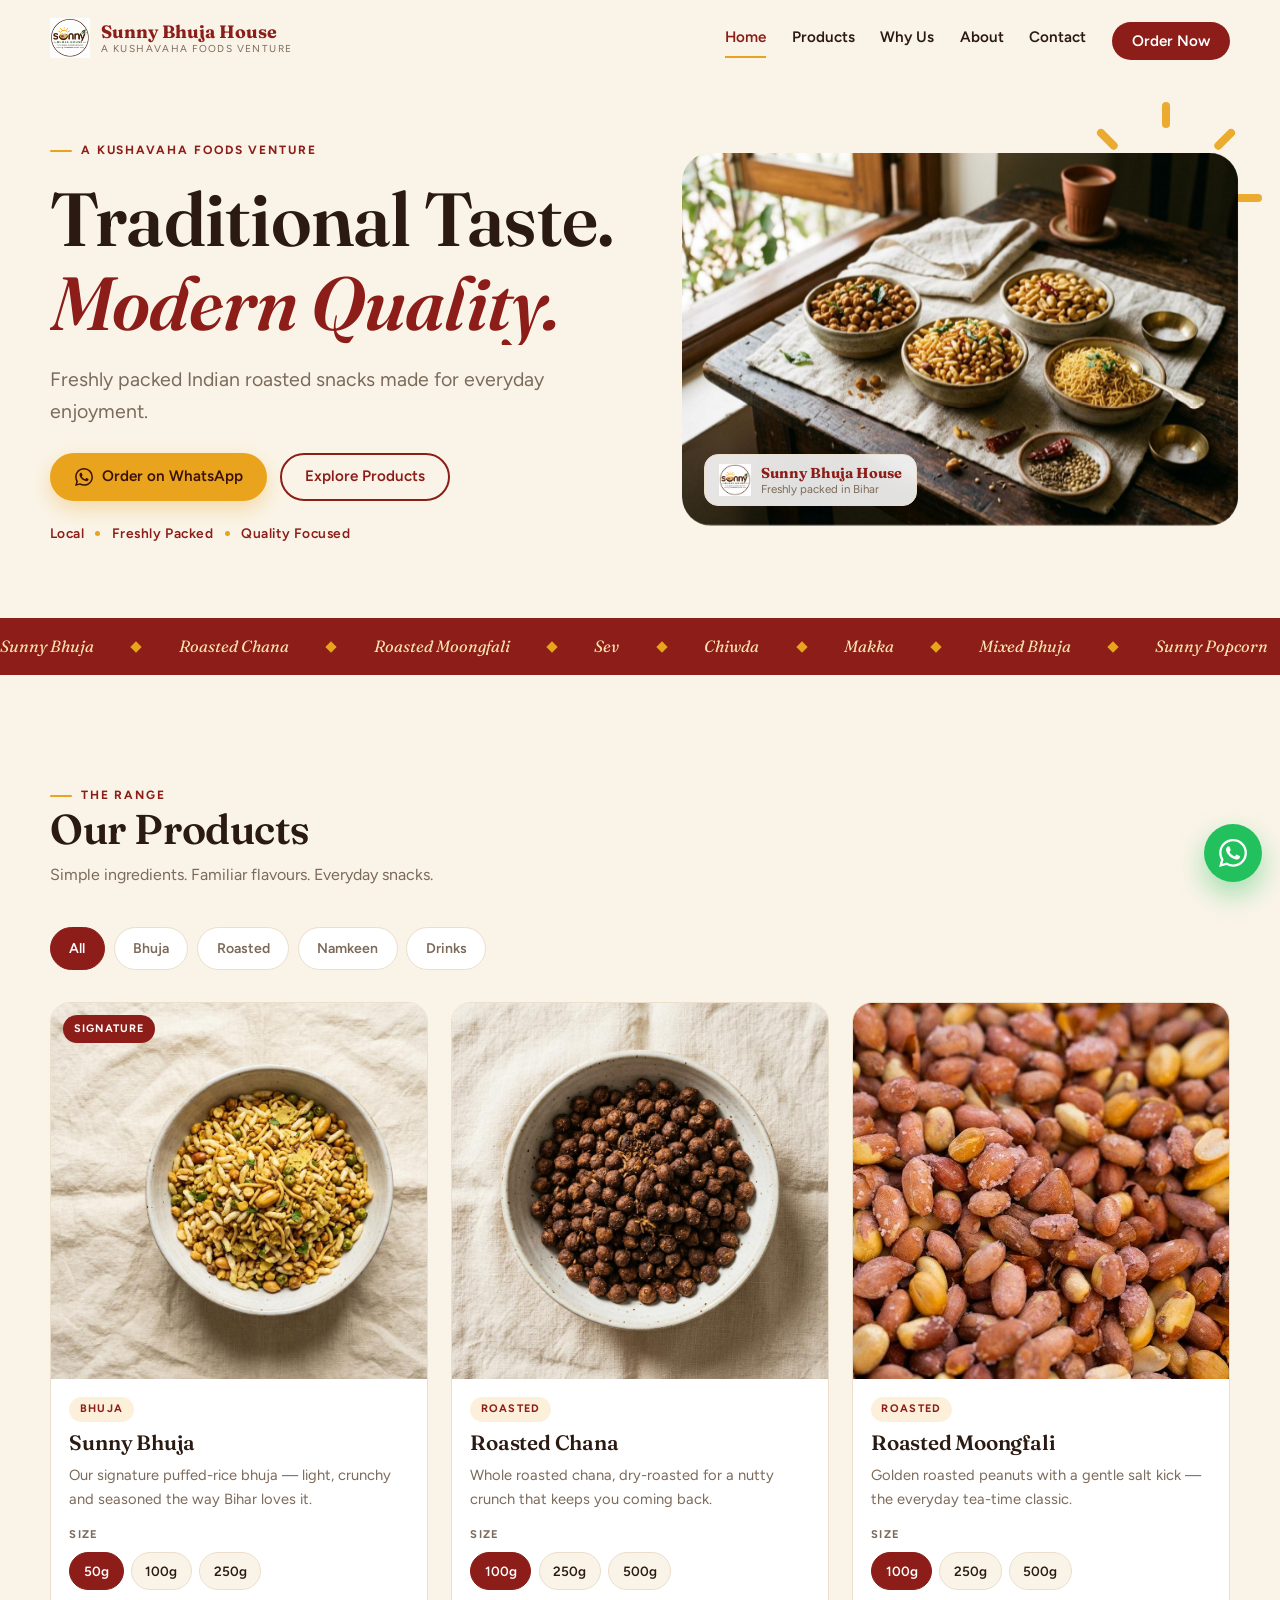
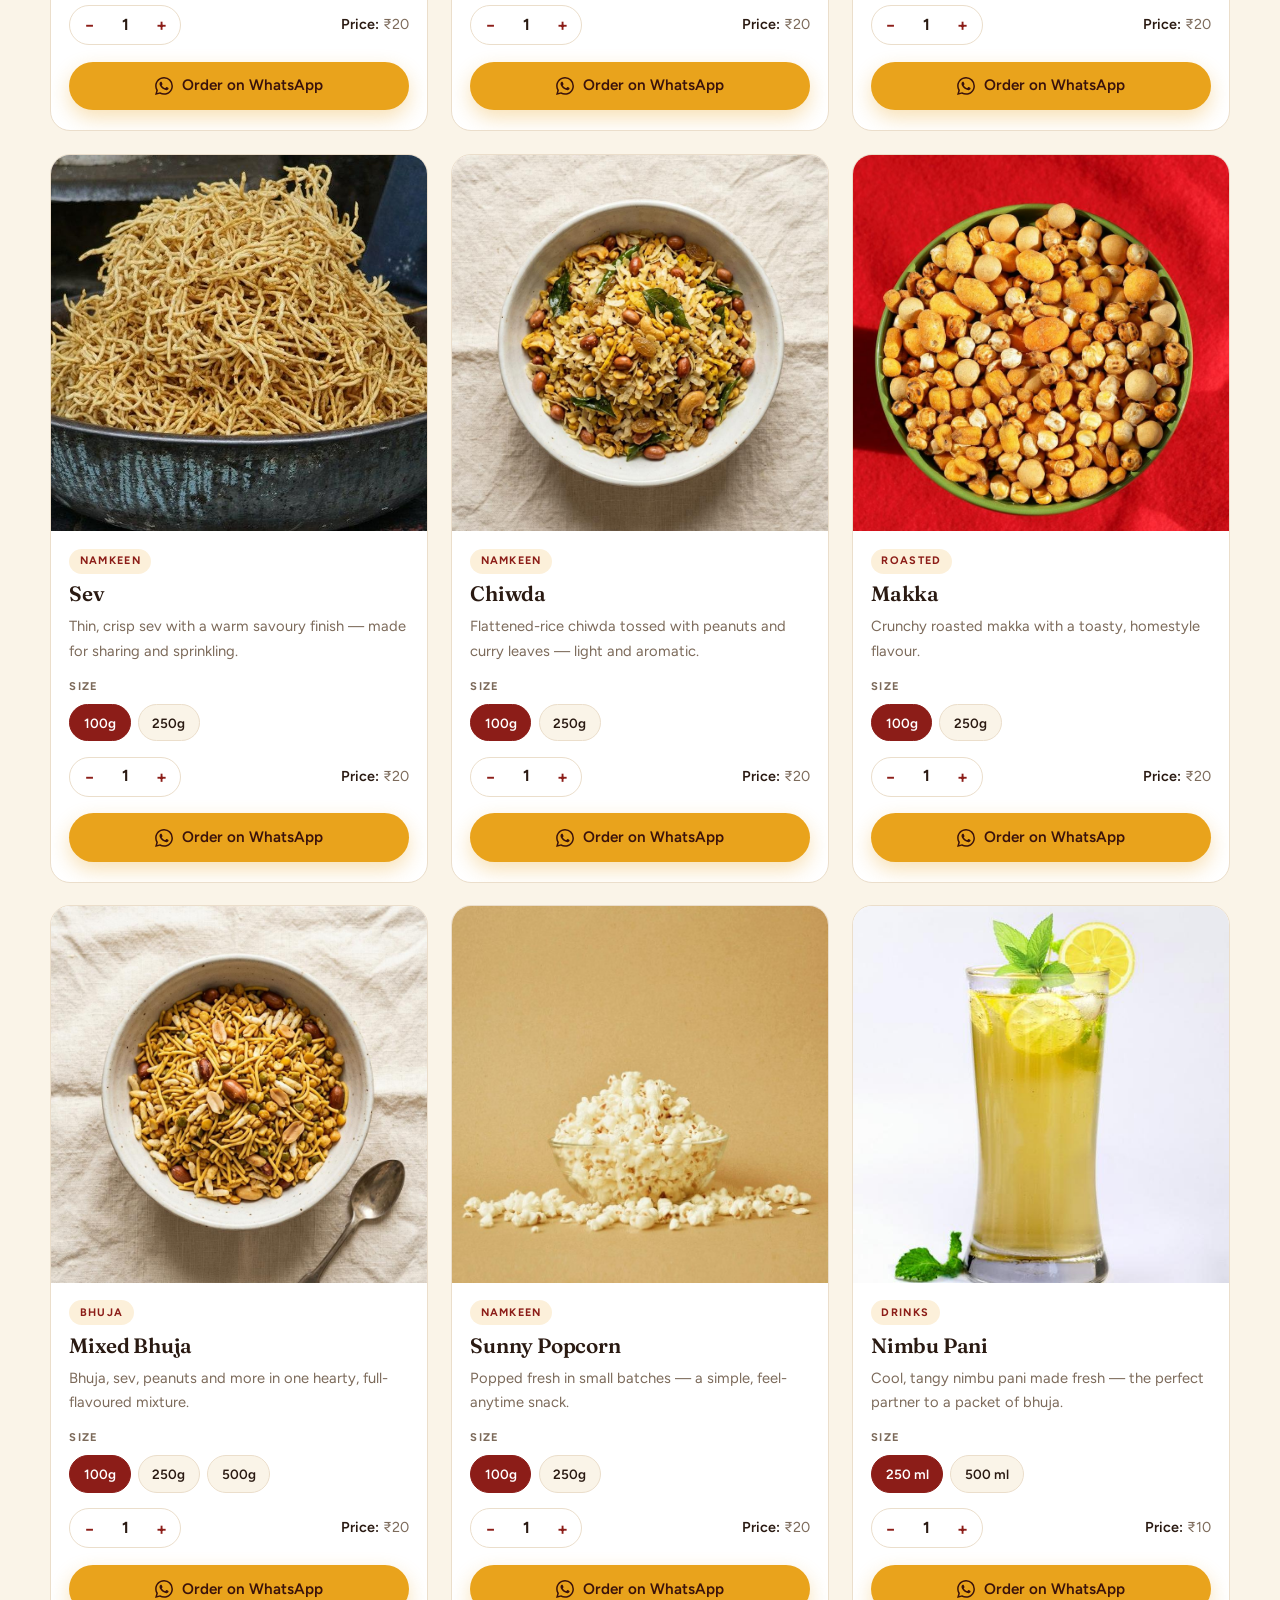
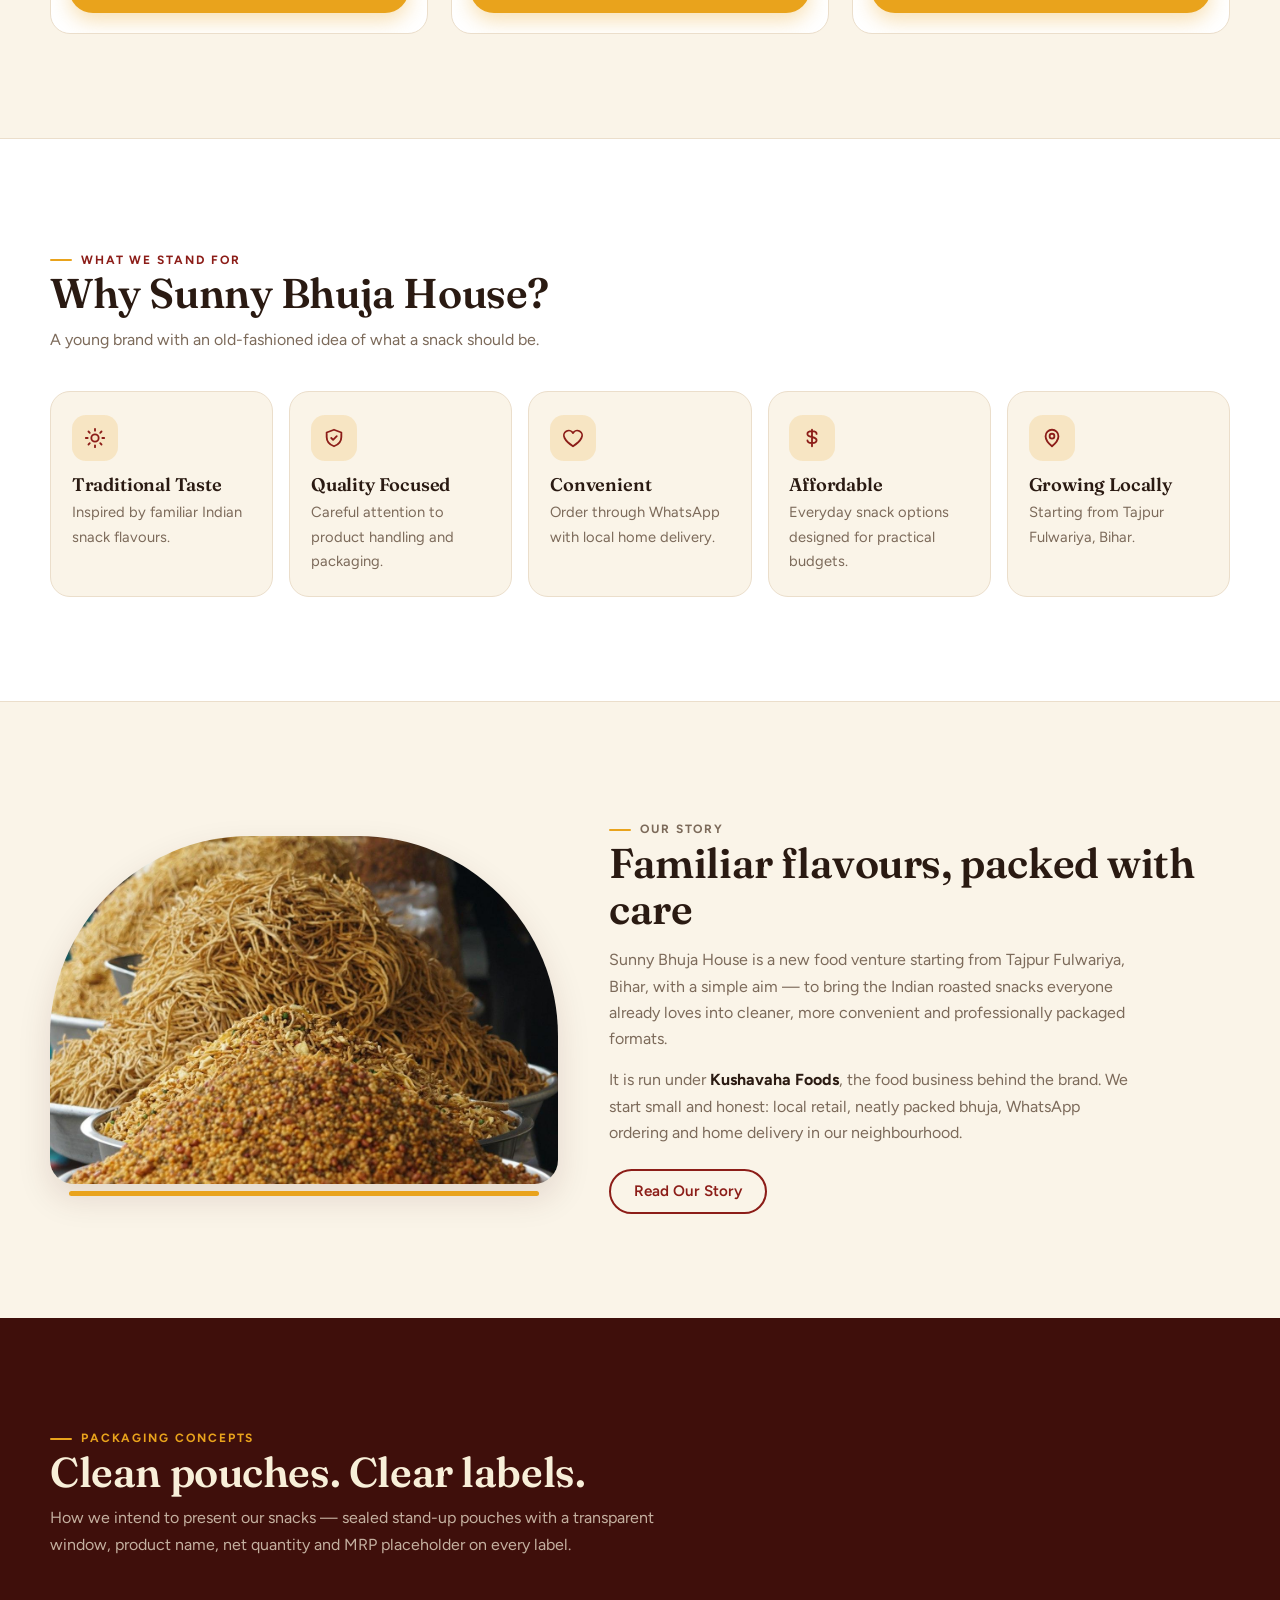
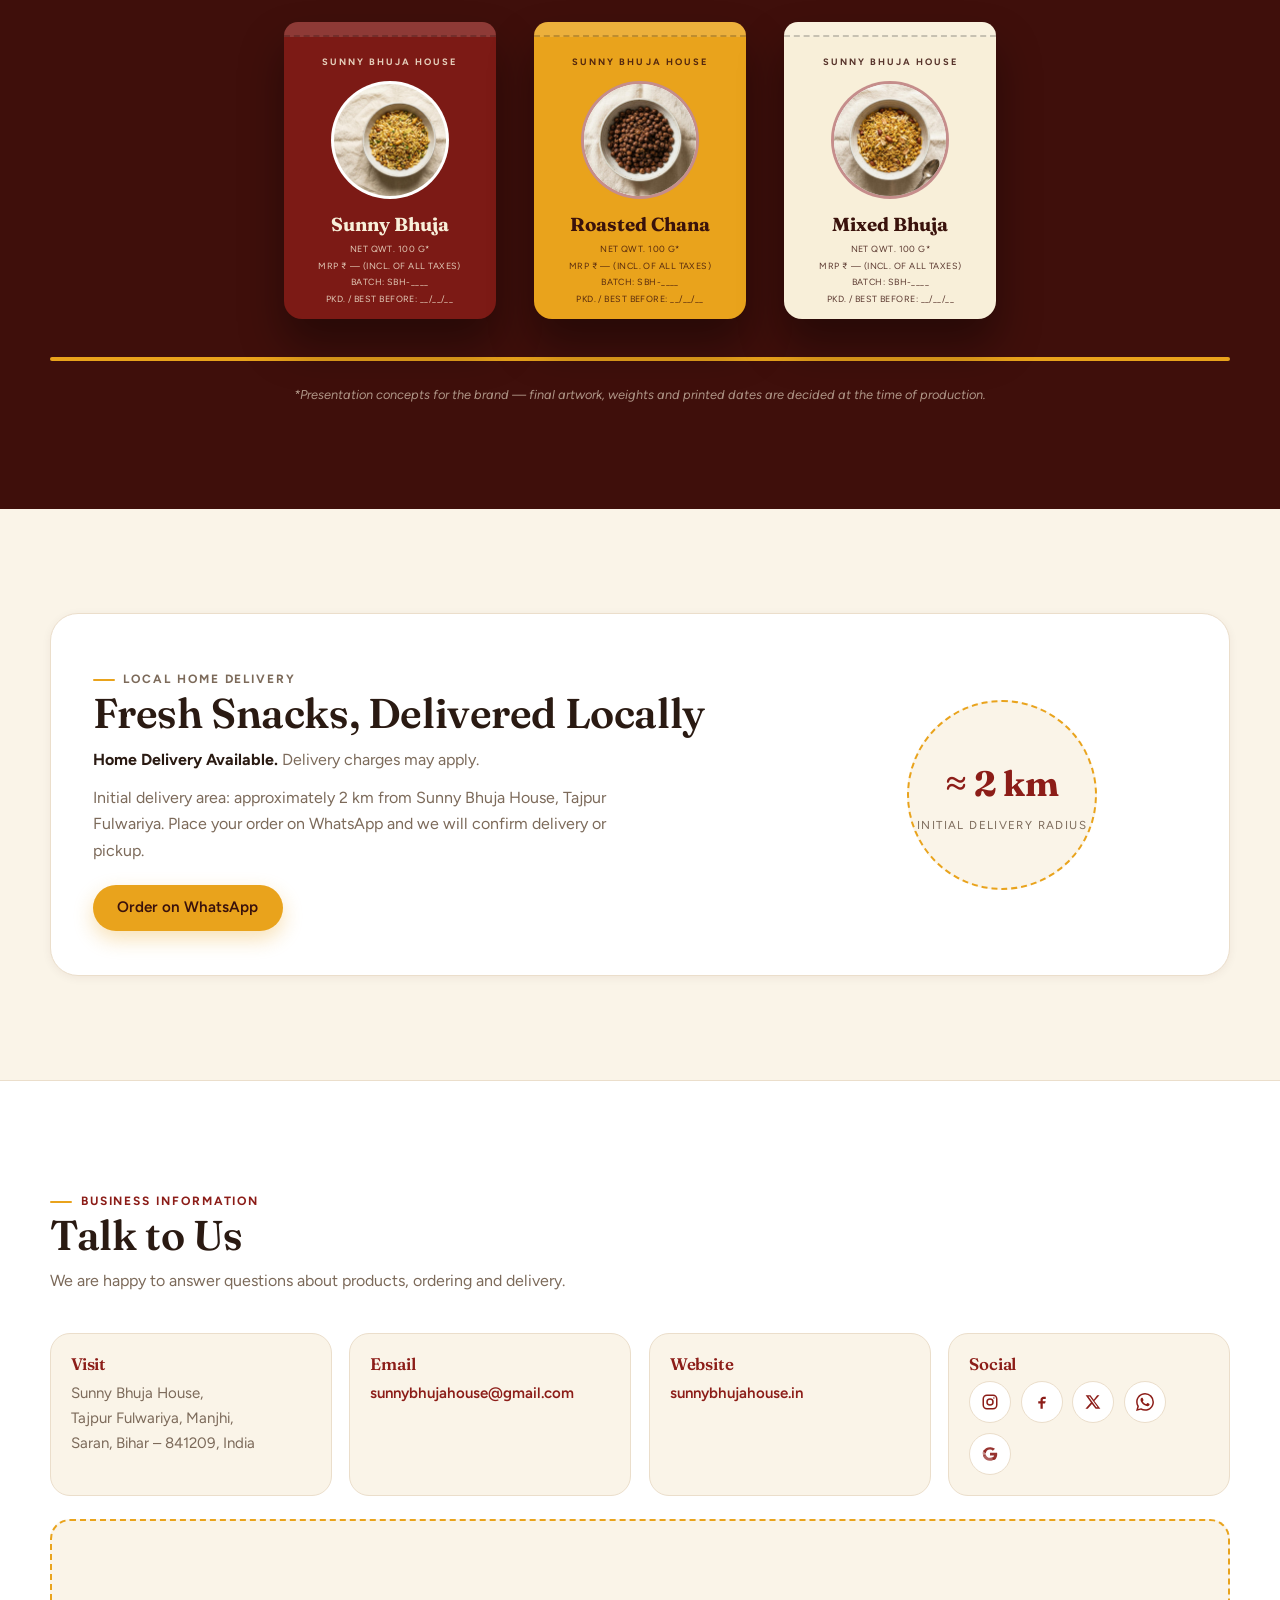
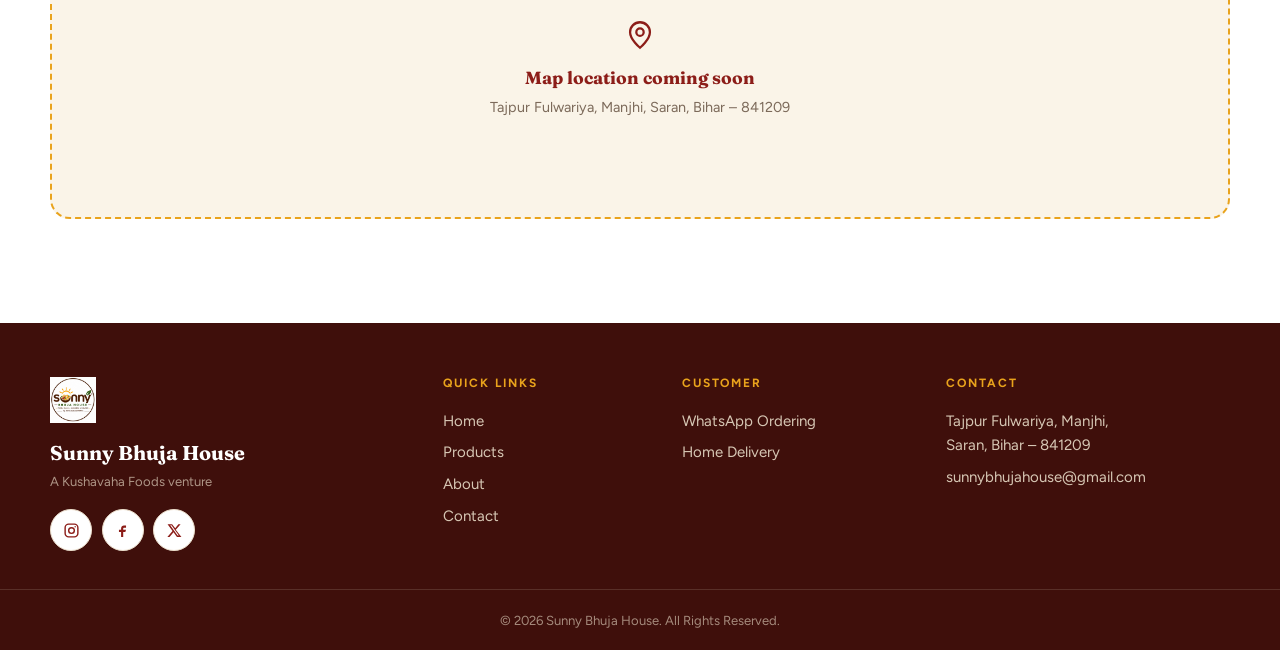
<file: index.html>
<!DOCTYPE html>
<html lang="en">
<head>
  <meta charset="UTF-8">
  <meta name="viewport" content="width=device-width, initial-scale=1.0">
  <title>Sunny Bhuja House | Traditional Indian Snacks &amp; Bhuja</title>
  <meta name="description" content="Sunny Bhuja House is a local Indian snack brand from Tajpur Fulwariya, Saran, Bihar, offering roasted bhuja, chana, moongfali, sev, chiwda and other everyday snacks.">
  <meta name="keywords" content="bhuja, Indian snacks, roasted chana, moongfali, roasted peanuts, sev, chiwda, makka, Bihar snacks, Sunny Bhuja House, Kushavaha Foods, Manjhi, Saran">
  <meta name="author" content="Sunny Bhuja House">
  <meta name="google-site-verification" content="wX3q28lPkthA_VJvH8FBUBf75oGbVXOthGJEbQUjcrw" />
  <link rel="canonical" href="https://sunnybhujahouse.in/">

  <!-- Open Graph -->
  <meta property="og:type" content="website">
  <meta property="og:site_name" content="Sunny Bhuja House">
  <meta property="og:title" content="Sunny Bhuja House | Traditional Indian Snacks &amp; Bhuja">
  <meta property="og:description" content="Freshly packed Indian roasted snacks — bhuja, roasted chana, moongfali, sev, chiwda and more. From Tajpur Fulwariya, Saran, Bihar.">
  <meta property="og:url" content="https://sunnybhujahouse.in/">
  <meta property="og:image" content="https://sunnybhujahouse.in/assets/images/hero-spread.jpg">
  <meta property="og:locale" content="en_IN">

  <!-- Twitter / X Card -->
  <meta name="twitter:card" content="summary_large_image">
  <meta name="twitter:title" content="Sunny Bhuja House | Traditional Indian Snacks &amp; Bhuja">
  <meta name="twitter:description" content="Freshly packed Indian roasted snacks from Tajpur Fulwariya, Saran, Bihar.">
  <meta name="twitter:image" content="https://sunnybhujahouse.in/assets/images/hero-spread.jpg">

  <link rel="icon" href="favicon.ico" sizes="any">
  <link rel="icon" type="image/svg+xml" href="assets/logo/mark.svg">

  <!-- Fonts -->
  <link rel="preconnect" href="https://fonts.googleapis.com">
  <link rel="preconnect" href="https://fonts.gstatic.com" crossorigin>
  <link href="https://fonts.googleapis.com/css2?family=Fraunces:ital,opsz,wght@0,9..144,500;0,9..144,600;0,9..144,700;1,9..144,500&family=Figtree:wght@400;500;600;700&display=swap" rel="stylesheet">

  <link rel="stylesheet" href="css/style.css">
  <script>document.documentElement.classList.add('js');</script>

  <!-- Local business structured data (only verified information) -->
  <script type="application/ld+json">
  {
    "@context": "https://schema.org",
    "@type": "LocalBusiness",
    "name": "Sunny Bhuja House",
    "description": "Local Indian snack brand offering roasted bhuja, chana, moongfali, sev, chiwda and other everyday snacks, freshly packed in Tajpur Fulwariya, Bihar.",
    "url": "https://sunnybhujahouse.in",
    "email": "sunnybhujahouse@gmail.com",
    "founder": { "@type": "Person", "name": "Suraj Kumar Kushavaha" },
    "parentOrganization": { "@type": "Organization", "name": "Kushavaha Foods" },
    "address": {
      "@type": "PostalAddress",
      "streetAddress": "Tajpur Fulwariya",
      "addressLocality": "Manjhi",
      "addressRegion": "Bihar",
      "postalCode": "841209",
      "addressCountry": "IN"
    }
  }
  </script>
</head>
<body>
  <a class="skip-link" href="#main">Skip to main content</a>

  <header class="site-header" id="site-header">
    <div class="container header-inner">
      <a href="index.html" class="brand" data-testid="brand-logo" aria-label="Sunny Bhuja House — home">
        <img src="assets/logo/mark.svg" alt="" width="40" height="40" class="brand-mark">
        <span class="brand-text">
          <span class="brand-name">Sunny Bhuja House</span>
          <span class="brand-sub">A Kushavaha Foods Venture</span>
        </span>
      </a>

      <nav class="site-nav" id="site-nav" aria-label="Main navigation">
        <a href="index.html" aria-current="page" data-testid="nav-home">Home</a>
        <a href="#products" data-testid="nav-products">Products</a>
        <a href="#why-us" data-testid="nav-why-us">Why Us</a>
        <a href="about.html" data-testid="nav-about">About</a>
        <a href="contact.html" data-testid="nav-contact">Contact</a>
        <a href="#" class="btn btn-maroon btn-sm js-wa" data-testid="nav-order-now" target="_blank" rel="noopener">Order Now</a>
      </nav>

      <button class="nav-toggle" id="nav-toggle" data-testid="nav-toggle" aria-expanded="false" aria-controls="site-nav" aria-label="Open menu">
        <span></span><span></span><span></span>
      </button>
    </div>
  </header>

  <main id="main">

    <!-- ============ HERO ============ -->
    <section class="hero" id="home" aria-labelledby="hero-title">
      <div class="container hero-inner">
        <div class="hero-copy">
          <p class="eyebrow hero-anim" style="--d:.05s">A Kushavaha Foods Venture</p>
          <h1 class="hero-title" id="hero-title">
            <span class="line"><span class="line-inner">Traditional Taste.</span></span>
            <span class="line"><span class="line-inner gold">Modern Quality.</span></span>
          </h1>
          <p class="hero-sub hero-anim" style="--d:.55s">Freshly packed Indian roasted snacks made for everyday enjoyment.</p>
          <div class="hero-cta hero-anim" style="--d:.7s">
            <a href="#" class="btn btn-gold js-wa" data-testid="hero-order-whatsapp" target="_blank" rel="noopener">
              <svg viewBox="0 0 24 24" width="18" height="18" aria-hidden="true"><path fill="currentColor" d="M17.472 14.382c-.297-.149-1.758-.867-2.03-.967-.273-.099-.471-.148-.67.15-.197.297-.767.966-.94 1.164-.173.199-.347.223-.644.075-.297-.15-1.255-.463-2.39-1.475-.883-.788-1.48-1.761-1.653-2.059-.173-.297-.018-.458.13-.606.134-.133.298-.347.446-.52.149-.174.198-.298.298-.497.099-.198.05-.371-.025-.52-.075-.149-.669-1.612-.916-2.207-.242-.579-.487-.5-.669-.51-.173-.008-.371-.01-.57-.01-.198 0-.52.074-.792.372-.272.297-1.04 1.016-1.04 2.479 0 1.462 1.065 2.875 1.213 3.074.149.198 2.096 3.2 5.077 4.487.709.306 1.262.489 1.694.625.712.227 1.36.195 1.871.118.571-.085 1.758-.719 2.006-1.413.248-.694.248-1.289.173-1.413-.074-.124-.272-.198-.57-.347m-5.421 7.403h-.004a9.87 9.87 0 0 1-5.031-1.378l-.361-.214-3.741.982.998-3.648-.235-.374a9.86 9.86 0 0 1-1.51-5.26c.001-5.45 4.436-9.884 9.888-9.884 2.64 0 5.122 1.03 6.988 2.898a9.825 9.825 0 0 1 2.893 6.994c-.003 5.45-4.437 9.884-9.885 9.884m8.413-18.297A11.815 11.815 0 0 0 12.05 0C5.495 0 .16 5.335.157 11.892c0 2.096.547 4.142 1.588 5.945L.057 24l6.305-1.654a11.882 11.882 0 0 0 5.683 1.448h.005c6.554 0 11.89-5.335 11.893-11.893a11.821 11.821 0 0 0-3.48-8.413z"/></svg>
              Order on WhatsApp
            </a>
            <a href="#products" class="btn btn-outline" data-testid="hero-explore-products">Explore Products</a>
          </div>
          <p class="hero-trust hero-anim" style="--d:.85s">
            <span>Local</span><i class="dot" aria-hidden="true"></i>
            <span>Freshly Packed</span><i class="dot" aria-hidden="true"></i>
            <span>Quality Focused</span>
          </p>
        </div>

        <div class="hero-media hero-anim" style="--d:.3s">
          <div class="hero-sun" aria-hidden="true">
            <svg viewBox="0 0 200 200" width="200" height="200"><g fill="#E9A31C"><rect x="96" y="4" width="8" height="26" rx="4"/><rect x="96" y="4" width="8" height="26" rx="4" transform="rotate(45 100 100)"/><rect x="96" y="4" width="8" height="26" rx="4" transform="rotate(90 100 100)"/><rect x="96" y="4" width="8" height="26" rx="4" transform="rotate(135 100 100)"/><rect x="96" y="4" width="8" height="26" rx="4" transform="rotate(180 100 100)"/><rect x="96" y="4" width="8" height="26" rx="4" transform="rotate(225 100 100)"/><rect x="96" y="4" width="8" height="26" rx="4" transform="rotate(270 100 100)"/><rect x="96" y="4" width="8" height="26" rx="4" transform="rotate(315 100 100)"/></g></svg>
          </div>
          <img src="assets/images/hero-spread.jpg" id="hero-img" alt="Assortment of Indian roasted snacks — roasted chana, peanuts, bhuja mixture and sev — served in ceramic bowls" width="1264" height="848" fetchpriority="high">
          <div class="hero-badge">
            <img src="assets/logo/mark.svg" alt="" width="34" height="34">
            <span><strong>Sunny Bhuja House</strong><em>Freshly packed in Bihar</em></span>
          </div>
        </div>
      </div>
    </section>

    <!-- ============ EDITORIAL MARQUEE ============ -->
    <div class="marquee" aria-hidden="true" data-testid="marquee">
      <div class="marquee-track">
        <div class="marquee-group">
          <span>Sunny Bhuja</span><i></i><span>Roasted Chana</span><i></i><span>Roasted Moongfali</span><i></i><span>Sev</span><i></i><span>Chiwda</span><i></i><span>Makka</span><i></i><span>Mixed Bhuja</span><i></i><span>Sunny Popcorn</span><i></i><span>Nimbu Pani</span><i></i>
        </div>
        <div class="marquee-group">
          <span>Sunny Bhuja</span><i></i><span>Roasted Chana</span><i></i><span>Roasted Moongfali</span><i></i><span>Sev</span><i></i><span>Chiwda</span><i></i><span>Makka</span><i></i><span>Mixed Bhuja</span><i></i><span>Sunny Popcorn</span><i></i><span>Nimbu Pani</span><i></i>
        </div>
      </div>
    </div>

    <!-- ============ PRODUCTS ============ -->
    <section class="section" id="products" aria-labelledby="products-title">
      <div class="container">
        <div class="section-head reveal">
          <p class="eyebrow">The Range</p>
          <h2 id="products-title">Our Products</h2>
          <p class="section-sub">Simple ingredients. Familiar flavours. Everyday snacks.</p>
        </div>

        <div class="filters" id="filters" role="group" aria-label="Filter products by category"></div>
        <div class="product-grid" id="product-grid" data-testid="product-grid" aria-live="polite"></div>

        <!-- <p class="products-note reveal">Prices are being finalised — tap any <strong>Order on WhatsApp</strong> button and we will share the latest rate list.</p> -->
      </div>
    </section>

    <!-- ============ WHY SUNNY BHUJA HOUSE ============ -->
    <section class="section section-why" id="why-us" aria-labelledby="why-title">
      <div class="container">
        <div class="section-head reveal">
          <p class="eyebrow">What We Stand For</p>
          <h2 id="why-title">Why Sunny Bhuja House?</h2>
          <p class="section-sub">A young brand with an old-fashioned idea of what a snack should be.</p>
        </div>

        <div class="why-grid">
          <article class="why-card reveal">
            <span class="why-icon" aria-hidden="true"><svg viewBox="0 0 24 24" width="22" height="22" fill="none" stroke="currentColor" stroke-width="2" stroke-linecap="round"><circle cx="12" cy="12" r="4"/><path d="M12 2v2M12 20v2M4.9 4.9l1.4 1.4M17.7 17.7l1.4 1.4M2 12h2M20 12h2M4.9 19.1l1.4-1.4M17.7 6.3l1.4-1.4"/></svg></span>
            <h3>Traditional Taste</h3>
            <p>Inspired by familiar Indian snack flavours.</p>
          </article>
          <article class="why-card reveal">
            <span class="why-icon" aria-hidden="true"><svg viewBox="0 0 24 24" width="22" height="22" fill="none" stroke="currentColor" stroke-width="2" stroke-linecap="round" stroke-linejoin="round"><path d="M12 3l8 3v5c0 5-3.5 8.5-8 10-4.5-1.5-8-5-8-10V6z"/><path d="M9 12l2 2 4-4"/></svg></span>
            <h3>Quality Focused</h3>
            <p>Careful attention to product handling and packaging.</p>
          </article>
          <article class="why-card reveal">
            <span class="why-icon" aria-hidden="true"><svg viewBox="0 0 24 24" width="22" height="22" fill="none" stroke="currentColor" stroke-width="2" stroke-linecap="round" stroke-linejoin="round"><path d="M12 21s-7-4.6-9.2-9A5.2 5.2 0 0 1 12 6.6 5.2 5.2 0 0 1 21.2 12c-2.2 4.4-9.2 9-9.2 9z"/></svg></span>
            <h3>Convenient</h3>
            <p>Order through WhatsApp with local home delivery.</p>
          </article>
          <article class="why-card reveal">
            <span class="why-icon" aria-hidden="true"><svg viewBox="0 0 24 24" width="22" height="22" fill="none" stroke="currentColor" stroke-width="2" stroke-linecap="round"><path d="M12 3v18M17 7.5c0-1.9-2.2-3-5-3s-5 1.1-5 3 1.6 2.6 5 3.4 5 1.6 5 3.6-2.2 3-5 3-5-1.1-5-3"/></svg></span>
            <h3>Affordable</h3>
            <p>Everyday snack options designed for practical budgets.</p>
          </article>
          <article class="why-card reveal">
            <span class="why-icon" aria-hidden="true"><svg viewBox="0 0 24 24" width="22" height="22" fill="none" stroke="currentColor" stroke-width="2" stroke-linecap="round" stroke-linejoin="round"><path d="M12 21s7-5.8 7-11a7 7 0 1 0-14 0c0 5.2 7 11 7 11z"/><circle cx="12" cy="10" r="2.6"/></svg></span>
            <h3>Growing Locally</h3>
            <p>Starting from Tajpur Fulwariya, Bihar.</p>
          </article>
        </div>
      </div>
    </section>

    <!-- ============ OUR STORY (preview) ============ -->
    <section class="section story" id="about" aria-labelledby="story-title">
      <div class="container story-inner">
        <div class="story-media reveal">
          <img src="assets/images/story-market.jpg" alt="Bowls of Indian namkeen and snacks" width="1200" height="821" loading="lazy">
        </div>
        <div class="story-copy reveal">
          <p class="eyebrow">Our Story</p>
          <h2 id="story-title">Familiar flavours, packed with care</h2>
          <p>Sunny Bhuja House is a new food venture starting from Tajpur Fulwariya, Bihar, with a simple aim — to bring the Indian roasted snacks everyone already loves into cleaner, more convenient and professionally packaged formats.</p>
          <p>It is run under <strong>Kushavaha Foods</strong>, the food business behind the brand. We start small and honest: local retail, neatly packed bhuja, WhatsApp ordering and home delivery in our neighbourhood.</p>
          <a href="about.html" class="btn btn-outline" data-testid="home-read-story">Read Our Story</a>
        </div>
      </div>
    </section>

    <!-- ============ PACKAGING SHOWCASE ============ -->
    <section class="section packaging" id="packaging" aria-labelledby="packaging-title">
      <div class="container">
        <div class="section-head reveal">
          <p class="eyebrow">Packaging Concepts</p>
          <h2 id="packaging-title">Clean pouches. Clear labels.</h2>
          <p class="section-sub">How we intend to present our snacks — sealed stand-up pouches with a transparent window, product name, net quantity and MRP placeholder on every label.</p>
        </div>

        <div class="pouch-row reveal">
          <div class="pouch pouch--maroon" data-testid="pouch-concept-1">
            <p class="pouch-brand">Sunny Bhuja House</p>
            <span class="pouch-window"><img src="assets/products/sunny-bhuja.jpg" alt="" width="240" height="240" loading="lazy"></span>
            <p class="pouch-name">Sunny Bhuja</p>
            <div class="pouch-meta">
              <span>Net Qwt. 100 g*</span>
              <span>MRP ₹ — (incl. of all taxes)</span>
              <span>Batch: SBH-____</span>
              <span>Pkd. / Best Before: __/__/__</span>
            </div>
          </div>

          <div class="pouch pouch--gold" data-testid="pouch-concept-2">
            <p class="pouch-brand">Sunny Bhuja House</p>
            <span class="pouch-window"><img src="assets/products/roasted-chana.jpg" alt="" width="240" height="240" loading="lazy"></span>
            <p class="pouch-name">Roasted Chana</p>
            <div class="pouch-meta">
              <span>Net Qwt. 100 g*</span>
              <span>MRP ₹ — (incl. of all taxes)</span>
              <span>Batch: SBH-____</span>
              <span>Pkd. / Best Before: __/__/__</span>
            </div>
          </div>

          <div class="pouch pouch--cream" data-testid="pouch-concept-3">
            <p class="pouch-brand">Sunny Bhuja House</p>
            <span class="pouch-window"><img src="assets/products/mixed-bhuja.jpg" alt="" width="240" height="240" loading="lazy"></span>
            <p class="pouch-name">Mixed Bhuja</p>
            <div class="pouch-meta">
              <span>Net Qwt. 100 g*</span>
              <span>MRP ₹ — (incl. of all taxes)</span>
              <span>Batch: SBH-____</span>
              <span>Pkd. / Best Before: __/__/__</span>
            </div>
          </div>
        </div>

        <p class="pouch-note reveal">*Presentation concepts for the brand — final artwork, weights and printed dates are decided at the time of production.</p>
      </div>
    </section>

    <!-- ============ LOCAL HOME DELIVERY ============ -->
    <section class="section" id="delivery" aria-labelledby="delivery-title">
      <div class="container">
        <div class="delivery-card reveal" data-testid="delivery-card">
          <div class="delivery-copy">
            <p class="eyebrow">Local Home Delivery</p>
            <h2 id="delivery-title">Fresh Snacks, Delivered Locally</h2>
            <p class="delivery-line"><strong>Home Delivery Available.</strong> Delivery charges may apply.</p>
            <p>Initial delivery area: approximately 2&nbsp;km from Sunny Bhuja House, Tajpur Fulwariya. Place your order on WhatsApp and we will confirm delivery or pickup.</p>
            <a href="#" class="btn btn-gold js-wa" data-testid="delivery-order-whatsapp" target="_blank" rel="noopener">Order on WhatsApp</a>
          </div>
          <div class="delivery-badge" aria-hidden="true">
            <span class="delivery-radius">&asymp; 2 km</span>
            <span class="delivery-label">initial delivery radius</span>
          </div>
        </div>
      </div>
    </section>

    <!-- ============ BUSINESS INFO / CONTACT ============ -->
    <section class="section section-contact" id="contact" aria-labelledby="contact-title">
      <div class="container">
        <div class="section-head reveal">
          <p class="eyebrow">Business Information</p>
          <h2 id="contact-title">Talk to Us</h2>
          <p class="section-sub">We are happy to answer questions about products, ordering and delivery.</p>
        </div>

        <div class="info-grid reveal">
          <div class="info-card">
            <h3>Visit</h3>
            <p>Sunny Bhuja House,<br>Tajpur Fulwariya, Manjhi,<br>Saran, Bihar – 841209, India</p>
          </div>
          <div class="info-card">
            <h3>Email</h3>
            <p><a href="mailto:sunnybhujahouse@gmail.com" data-config-href="mailto" data-testid="contact-email-link">sunnybhujahouse@gmail.com</a></p>
          </div>
          <div class="info-card">
            <h3>Website</h3>
            <p><a href="https://sunnybhujahouse.in" data-testid="contact-website-link">sunnybhujahouse.in</a></p>
          </div>
          <div class="info-card">
            <h3>Social</h3>
            <div class="social-row">
              <a href="#" class="social-btn" data-social="instagram" aria-label="Sunny Bhuja House on Instagram" target="_blank" rel="noopener" data-testid="social-instagram"><svg viewBox="0 0 24 24" width="18" height="18" fill="none" stroke="currentColor" stroke-width="2"><rect x="3" y="3" width="18" height="18" rx="5"/><circle cx="12" cy="12" r="4"/><circle cx="17.2" cy="6.8" r="1" fill="currentColor" stroke="none"/></svg></a>
              <a href="#" class="social-btn" data-social="facebook" aria-label="Sunny Bhuja House on Facebook" target="_blank" rel="noopener" data-testid="social-facebook"><svg viewBox="0 0 24 24" width="18" height="18" fill="currentColor"><path d="M14 8h3V5h-3c-2.2 0-4 1.8-4 4v2H7v3h3v7h3v-7h3l1-3h-4V9c0-.6.4-1 1-1z"/></svg></a>
              <a href="#" class="social-btn" data-social="x" aria-label="Sunny Bhuja House on X" target="_blank" rel="noopener" data-testid="social-x"><svg viewBox="0 0 24 24" width="18" height="18" fill="currentColor"><path d="M17.5 3h3.1l-6.8 7.8L21.8 21h-6.3l-4.9-6.4L5 21H1.9l7.3-8.3L2.2 3h6.4l4.4 5.9zm-1.1 16h1.7L7.7 4.7H5.9z"/></svg></a>
              <a href="#" class="social-btn" data-social="whatsapp" aria-label="Sunny Bhuja House on WhatsApp" target="_blank" rel="noopener" data-testid="social-whatsapp"><svg viewBox="0 0 24 24" width="18" height="18" fill="currentColor"><path d="M17.472 14.382c-.297-.149-1.758-.867-2.03-.967-.273-.099-.471-.148-.67.15-.197.297-.767.966-.94 1.164-.173.199-.347.223-.644.075-.297-.15-1.255-.463-2.39-1.475-.883-.788-1.48-1.761-1.653-2.059-.173-.297-.018-.458.13-.606.134-.133.298-.347.446-.52.149-.174.198-.298.298-.497.099-.198.05-.371-.025-.52-.075-.149-.669-1.612-.916-2.207-.242-.579-.487-.5-.669-.51-.173-.008-.371-.01-.57-.01-.198 0-.52.074-.792.372-.272.297-1.04 1.016-1.04 2.479 0 1.462 1.065 2.875 1.213 3.074.149.198 2.096 3.2 5.077 4.487.709.306 1.262.489 1.694.625.712.227 1.36.195 1.871.118.571-.085 1.758-.719 2.006-1.413.248-.694.248-1.289.173-1.413-.074-.124-.272-.198-.57-.347m-5.421 7.403h-.004a9.87 9.87 0 0 1-5.031-1.378l-.361-.214-3.741.982.998-3.648-.235-.374a9.86 9.86 0 0 1-1.51-5.26c.001-5.45 4.436-9.884 9.888-9.884 2.64 0 5.122 1.03 6.988 2.898a9.825 9.825 0 0 1 2.893 6.994c-.003 5.45-4.437 9.884-9.885 9.884m8.413-18.297A11.815 11.815 0 0 0 12.05 0C5.495 0 .16 5.335.157 11.892c0 2.096.547 4.142 1.588 5.945L.057 24l6.305-1.654a11.882 11.882 0 0 0 5.683 1.448h.005c6.554 0 11.89-5.335 11.893-11.893a11.821 11.821 0 0 0-3.48-8.413z"/></svg></a>
              <a href="#" class="social-btn" data-social="google" aria-label="Sunny Bhuja House Google Business Profile" target="_blank" rel="noopener" data-testid="social-google"><svg viewBox="0 0 24 24" width="18" height="18" fill="currentColor"><path d="M21.6 12.2c0-.7-.06-1.4-.19-2H12v3.8h5.4a4.6 4.6 0 0 1-2 3v2.5h3.2c1.9-1.7 3-4.3 3-7.3z" opacity=".9"/><path d="M12 21c2.7 0 5-.9 6.6-2.4l-3.2-2.5c-.9.6-2 1-3.4 1a5.9 5.9 0 0 1-5.6-4.1H3.1v2.6A10 10 0 0 0 12 21z" opacity=".7"/><path d="M6.4 12.9a6 6 0 0 1 0-3.8V6.5H3.1a10 10 0 0 0 0 9z" opacity=".5"/><path d="M12 6a5.4 5.4 0 0 1 3.8 1.5L18.7 5A9.6 9.6 0 0 0 12 3a10 10 0 0 0-8.9 5.5l3.3 2.6A5.9 5.9 0 0 1 12 6z" opacity=".9"/></svg></a>
            </div>
          </div>
        </div>

        <!-- Google Maps embed placeholder — the URL is set once in js/app.js (CONFIG.GOOGLE_MAPS_URL) -->
        <div class="map-embed reveal" id="map-embed" data-testid="map-embed" role="img" aria-label="Google Maps location placeholder — Tajpur Fulwariya, Manjhi, Saran, Bihar 841209">
          <svg viewBox="0 0 24 24" width="34" height="34" fill="none" stroke="currentColor" stroke-width="1.6" aria-hidden="true"><path d="M12 21s7-5.8 7-11a7 7 0 1 0-14 0c0 5.2 7 11 7 11z"/><circle cx="12" cy="10" r="2.6"/></svg>
          <p><strong>Map location coming soon</strong><span>Tajpur Fulwariya, Manjhi, Saran, Bihar – 841209</span></p>
        </div>
      </div>
    </section>
  </main>

  <!-- ============ FOOTER ============ -->
  <footer class="site-footer">
    <div class="container footer-grid">
      <div class="footer-brand">
        <img src="assets/logo/mark.svg" alt="Sunny Bhuja House logo" width="46" height="46">
        <p class="footer-name">Sunny Bhuja House</p>
        <p class="footer-tag">A Kushavaha Foods venture</p>
        <div class="social-row">
          <a href="#" class="social-btn" data-social="instagram" aria-label="Instagram" target="_blank" rel="noopener" data-testid="footer-instagram"><svg viewBox="0 0 24 24" width="17" height="17" fill="none" stroke="currentColor" stroke-width="2"><rect x="3" y="3" width="18" height="18" rx="5"/><circle cx="12" cy="12" r="4"/><circle cx="17.2" cy="6.8" r="1" fill="currentColor" stroke="none"/></svg></a>
          <a href="#" class="social-btn" data-social="facebook" aria-label="Facebook" target="_blank" rel="noopener" data-testid="footer-facebook"><svg viewBox="0 0 24 24" width="17" height="17" fill="currentColor"><path d="M14 8h3V5h-3c-2.2 0-4 1.8-4 4v2H7v3h3v7h3v-7h3l1-3h-4V9c0-.6.4-1 1-1z"/></svg></a>
          <a href="#" class="social-btn" data-social="x" aria-label="X" target="_blank" rel="noopener" data-testid="footer-x"><svg viewBox="0 0 24 24" width="17" height="17" fill="currentColor"><path d="M17.5 3h3.1l-6.8 7.8L21.8 21h-6.3l-4.9-6.4L5 21H1.9l7.3-8.3L2.2 3h6.4l4.4 5.9zm-1.1 16h1.7L7.7 4.7H5.9z"/></svg></a>
        </div>
      </div>

      <nav class="footer-col" aria-label="Quick links">
        <h3>Quick Links</h3>
        <a href="index.html">Home</a>
        <a href="products.html">Products</a>
        <a href="about.html">About</a>
        <a href="contact.html">Contact</a>
      </nav>

      <nav class="footer-col" aria-label="Customer">
        <h3>Customer</h3>
        <a href="#" class="js-wa" target="_blank" rel="noopener" data-testid="footer-whatsapp-ordering">WhatsApp Ordering</a>
        <a href="index.html#delivery">Home Delivery</a>
      </nav>

      <div class="footer-col">
        <h3>Contact</h3>
        <p>Tajpur Fulwariya, Manjhi,<br>Saran, Bihar – 841209</p>
        <a href="mailto:sunnybhujahouse@gmail.com" data-testid="footer-email">sunnybhujahouse@gmail.com</a>
      </div>
    </div>

    <div class="footer-bottom">
      <p>&copy; <span id="footer-year">2026</span> Sunny Bhuja House. All Rights Reserved.</p>
    </div>
  </footer>

  <!-- Floating WhatsApp button -->
  <a href="#" class="wa-float js-wa" data-testid="floating-whatsapp-button" aria-label="Chat with Sunny Bhuja House on WhatsApp" target="_blank" rel="noopener">
    <svg viewBox="0 0 24 24" width="28" height="28" aria-hidden="true"><path fill="currentColor" d="M17.472 14.382c-.297-.149-1.758-.867-2.03-.967-.273-.099-.471-.148-.67.15-.197.297-.767.966-.94 1.164-.173.199-.347.223-.644.075-.297-.15-1.255-.463-2.39-1.475-.883-.788-1.48-1.761-1.653-2.059-.173-.297-.018-.458.13-.606.134-.133.298-.347.446-.52.149-.174.198-.298.298-.497.099-.198.05-.371-.025-.52-.075-.149-.669-1.612-.916-2.207-.242-.579-.487-.5-.669-.51-.173-.008-.371-.01-.57-.01-.198 0-.52.074-.792.372-.272.297-1.04 1.016-1.04 2.479 0 1.462 1.065 2.875 1.213 3.074.149.198 2.096 3.2 5.077 4.487.709.306 1.262.489 1.694.625.712.227 1.36.195 1.871.118.571-.085 1.758-.719 2.006-1.413.248-.694.248-1.289.173-1.413-.074-.124-.272-.198-.57-.347m-5.421 7.403h-.004a9.87 9.87 0 0 1-5.031-1.378l-.361-.214-3.741.982.998-3.648-.235-.374a9.86 9.86 0 0 1-1.51-5.26c.001-5.45 4.436-9.884 9.888-9.884 2.64 0 5.122 1.03 6.988 2.898a9.825 9.825 0 0 1 2.893 6.994c-.003 5.45-4.437 9.884-9.885 9.884m8.413-18.297A11.815 11.815 0 0 0 12.05 0C5.495 0 .16 5.335.157 11.892c0 2.096.547 4.142 1.588 5.945L.057 24l6.305-1.654a11.882 11.882 0 0 0 5.683 1.448h.005c6.554 0 11.89-5.335 11.893-11.893a11.821 11.821 0 0 0-3.48-8.413z"/></svg>
  </a>

  <script src="js/products.js" defer></script>
  <script src="js/app.js" defer></script>
</body>
</html>
</file>
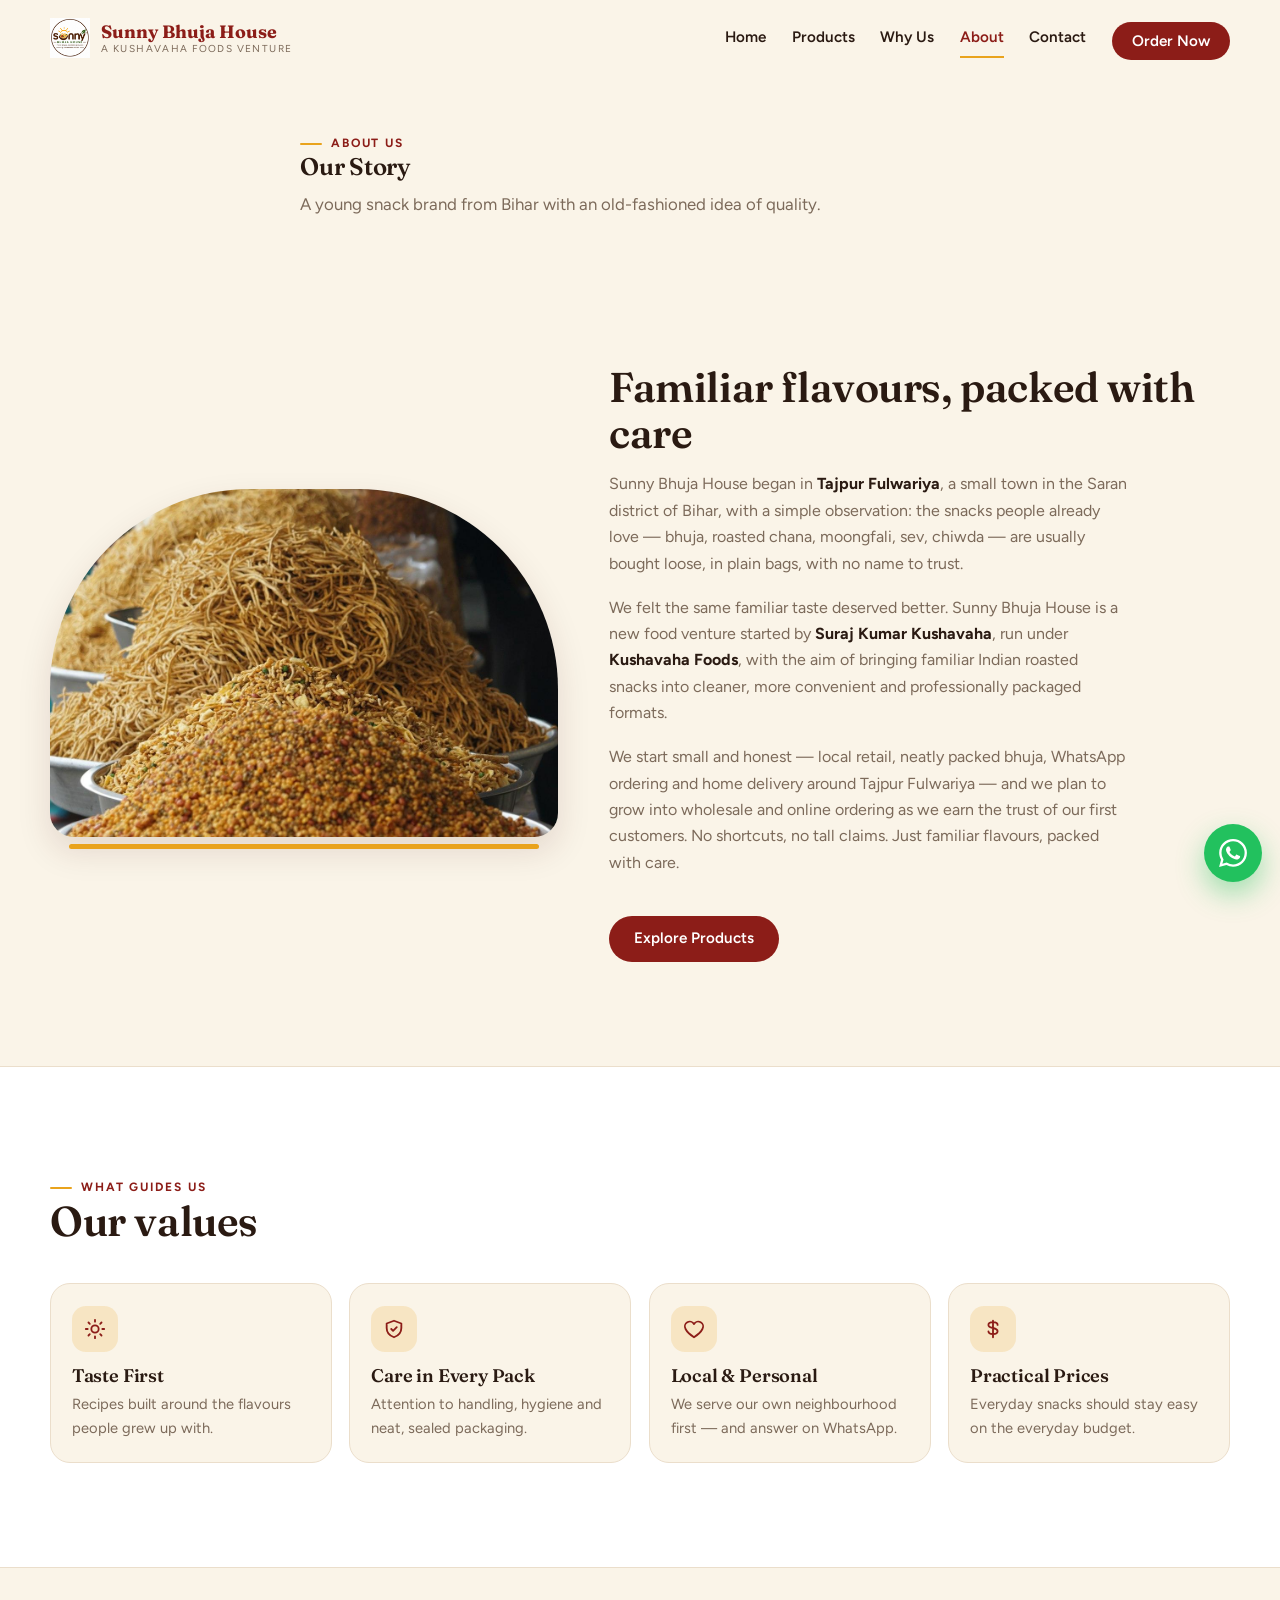
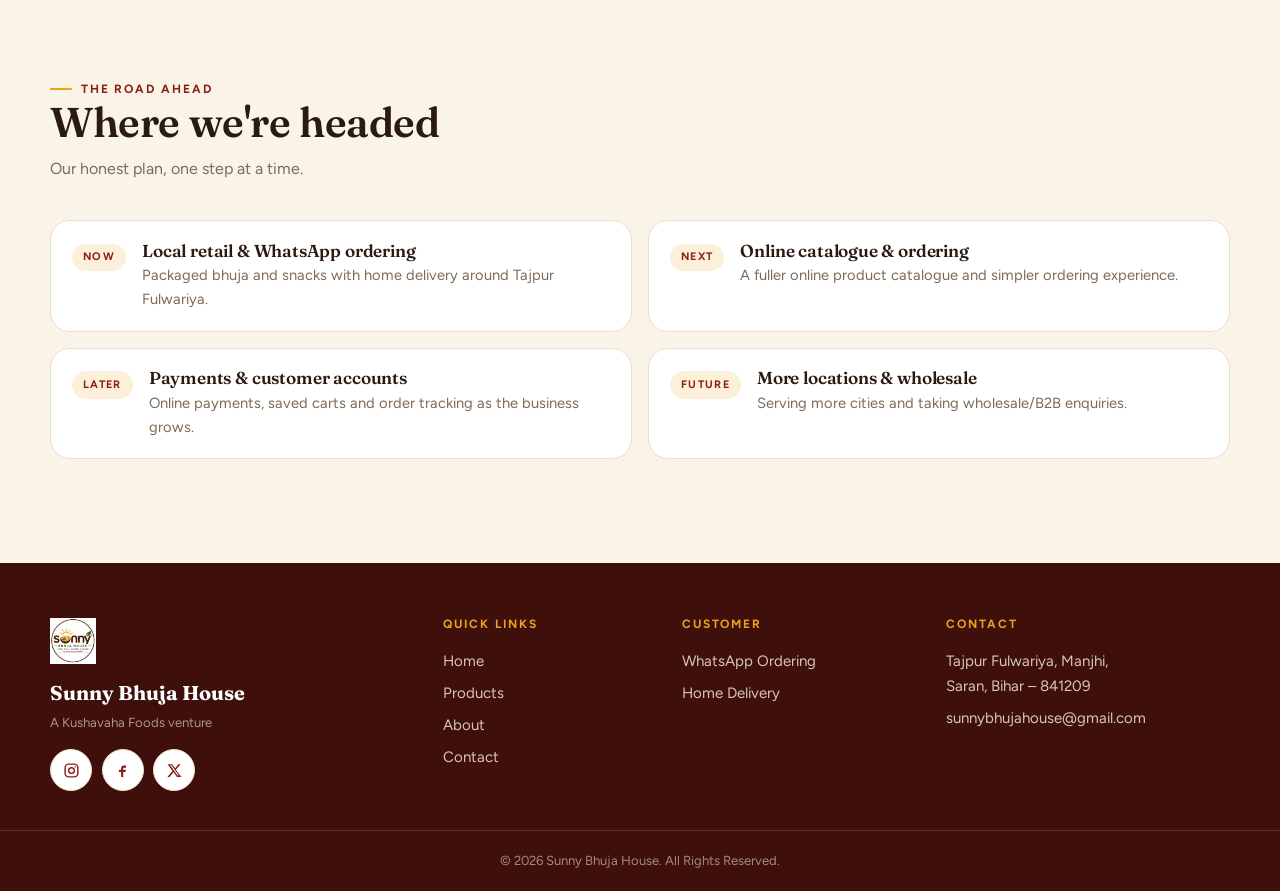
<file: about.html>
<!DOCTYPE html>
<html lang="en">
<head>
  <meta charset="UTF-8">
  <meta name="viewport" content="width=device-width, initial-scale=1.0">
  <title>Our Story | Sunny Bhuja House — A Kushavaha Foods Venture</title>
  <meta name="description" content="Sunny Bhuja House is a new Indian snack venture by Suraj Kumar Kushavaha under Kushavaha Foods, starting from Tajpur Fulwariya, Saran, Bihar — bringing familiar roasted snacks into cleaner, professionally packaged formats.">
  <meta name="keywords" content="Sunny Bhuja House story, Kushavaha Foods, Suraj Kumar Kushavaha, Bihar snack brand, Tajpur Fulwariya">
  <link rel="canonical" href="https://sunnybhujahouse.in/about.html">
  <meta property="og:type" content="website">
  <meta property="og:site_name" content="Sunny Bhuja House">
  <meta property="og:title" content="Our Story | Sunny Bhuja House">
  <meta property="og:description" content="A new food venture from Tajpur Fulwariya, Bihar, under Kushavaha Foods — familiar flavours, packed with care.">
  <meta property="og:url" content="https://sunnybhujahouse.in/about.html">
  <meta property="og:image" content="https://sunnybhujahouse.in/assets/images/story-market.jpg">
  <meta property="og:locale" content="en_IN">
  <meta name="twitter:card" content="summary_large_image">
  <link rel="icon" href="favicon.ico" sizes="any">
  <link rel="icon" type="image/svg+xml" href="assets/logo/mark.svg">
  <link rel="preconnect" href="https://fonts.googleapis.com">
  <link rel="preconnect" href="https://fonts.gstatic.com" crossorigin>
  <link href="https://fonts.googleapis.com/css2?family=Fraunces:ital,opsz,wght@0,9..144,500;0,9..144,600;0,9..144,700;1,9..144,500&family=Figtree:wght@400;500;600;700&display=swap" rel="stylesheet">
  <link rel="stylesheet" href="css/style.css">
  <script>document.documentElement.classList.add('js');</script>
</head>
<body>
  <a class="skip-link" href="#main">Skip to main content</a>

  <header class="site-header" id="site-header">
    <div class="container header-inner">
      <a href="index.html" class="brand" data-testid="brand-logo" aria-label="Sunny Bhuja House — home">
        <img src="assets/logo/mark.svg" alt="" width="40" height="40" class="brand-mark">
        <span class="brand-text">
          <span class="brand-name">Sunny Bhuja House</span>
          <span class="brand-sub">A Kushavaha Foods Venture</span>
        </span>
      </a>

      <nav class="site-nav" id="site-nav" aria-label="Main navigation">
        <a href="index.html" data-testid="nav-home">Home</a>
        <a href="products.html" data-testid="nav-products">Products</a>
        <a href="index.html#why-us" data-testid="nav-why-us">Why Us</a>
        <a href="about.html" aria-current="page" data-testid="nav-about">About</a>
        <a href="contact.html" data-testid="nav-contact">Contact</a>
        <a href="#" class="btn btn-maroon btn-sm js-wa" data-testid="nav-order-now" target="_blank" rel="noopener">Order Now</a>
      </nav>

      <button class="nav-toggle" id="nav-toggle" data-testid="nav-toggle" aria-expanded="false" aria-controls="site-nav" aria-label="Open menu">
        <span></span><span></span><span></span>
      </button>
    </div>
  </header>

  <main id="main">
    <section class="page-hero" aria-labelledby="page-title">
      <div class="container section-head">
        <p class="eyebrow">About Us</p>
        <h1 id="page-title">Our Story</h1>
        <p class="section-sub">A young snack brand from Bihar with an old-fashioned idea of quality.</p>
      </div>
    </section>

    <section class="section story" aria-labelledby="story-title">
      <div class="container story-inner">
        <div class="story-media reveal">
          <img src="assets/images/story-market.jpg" alt="Bowls of Indian namkeen and snack mixtures" width="1200" height="821" loading="lazy">
        </div>
        <div class="story-copy prose reveal">
          <h2 id="story-title" style="margin-bottom:.4rem">Familiar flavours, packed with care</h2>
          <p>Sunny Bhuja House began in <strong>Tajpur Fulwariya</strong>, a small town in the Saran district of Bihar, with a simple observation: the snacks people already love — bhuja, roasted chana, moongfali, sev, chiwda — are usually bought loose, in plain bags, with no name to trust.</p>
          <p>We felt the same familiar taste deserved better. Sunny Bhuja House is a new food venture started by <strong>Suraj Kumar Kushavaha</strong>, run under <strong>Kushavaha Foods</strong>, with the aim of bringing familiar Indian roasted snacks into cleaner, more convenient and professionally packaged formats.</p>
          <p>We start small and honest — local retail, neatly packed bhuja, WhatsApp ordering and home delivery around Tajpur Fulwariya — and we plan to grow into wholesale and online ordering as we earn the trust of our first customers. No shortcuts, no tall claims. Just familiar flavours, packed with care.</p>
          <a href="products.html" class="btn btn-maroon" data-testid="about-explore-products">Explore Products</a>
        </div>
      </div>
    </section>

    <section class="section section-why" aria-labelledby="values-title">
      <div class="container">
        <div class="section-head reveal">
          <p class="eyebrow">What Guides Us</p>
          <h2 id="values-title">Our values</h2>
        </div>
        <div class="value-grid">
          <article class="why-card reveal">
            <span class="why-icon" aria-hidden="true"><svg viewBox="0 0 24 24" width="22" height="22" fill="none" stroke="currentColor" stroke-width="2" stroke-linecap="round"><circle cx="12" cy="12" r="4"/><path d="M12 2v2M12 20v2M4.9 4.9l1.4 1.4M17.7 17.7l1.4 1.4M2 12h2M20 12h2M4.9 19.1l1.4-1.4M17.7 6.3l1.4-1.4"/></svg></span>
            <h3>Taste First</h3>
            <p>Recipes built around the flavours people grew up with.</p>
          </article>
          <article class="why-card reveal">
            <span class="why-icon" aria-hidden="true"><svg viewBox="0 0 24 24" width="22" height="22" fill="none" stroke="currentColor" stroke-width="2" stroke-linecap="round" stroke-linejoin="round"><path d="M12 3l8 3v5c0 5-3.5 8.5-8 10-4.5-1.5-8-5-8-10V6z"/><path d="M9 12l2 2 4-4"/></svg></span>
            <h3>Care in Every Pack</h3>
            <p>Attention to handling, hygiene and neat, sealed packaging.</p>
          </article>
          <article class="why-card reveal">
            <span class="why-icon" aria-hidden="true"><svg viewBox="0 0 24 24" width="22" height="22" fill="none" stroke="currentColor" stroke-width="2" stroke-linecap="round" stroke-linejoin="round"><path d="M12 21s-7-4.6-9.2-9A5.2 5.2 0 0 1 12 6.6 5.2 5.2 0 0 1 21.2 12c-2.2 4.4-9.2 9-9.2 9z"/></svg></span>
            <h3>Local &amp; Personal</h3>
            <p>We serve our own neighbourhood first — and answer on WhatsApp.</p>
          </article>
          <article class="why-card reveal">
            <span class="why-icon" aria-hidden="true"><svg viewBox="0 0 24 24" width="22" height="22" fill="none" stroke="currentColor" stroke-width="2" stroke-linecap="round"><path d="M12 3v18M17 7.5c0-1.9-2.2-3-5-3s-5 1.1-5 3 1.6 2.6 5 3.4 5 1.6 5 3.6-2.2 3-5 3-5-1.1-5-3"/></svg></span>
            <h3>Practical Prices</h3>
            <p>Everyday snacks should stay easy on the everyday budget.</p>
          </article>
        </div>
      </div>
    </section>

    <section class="section" aria-labelledby="roadmap-title">
      <div class="container">
        <div class="section-head reveal">
          <p class="eyebrow">The Road Ahead</p>
          <h2 id="roadmap-title">Where we're headed</h2>
          <p class="section-sub">Our honest plan, one step at a time.</p>
        </div>
        <div class="roadmap">
          <div class="roadmap-item reveal">
            <span class="roadmap-phase">Now</span>
            <div><h3>Local retail &amp; WhatsApp ordering</h3><p>Packaged bhuja and snacks with home delivery around Tajpur Fulwariya.</p></div>
          </div>
          <div class="roadmap-item reveal">
            <span class="roadmap-phase">Next</span>
            <div><h3>Online catalogue &amp; ordering</h3><p>A fuller online product catalogue and simpler ordering experience.</p></div>
          </div>
          <div class="roadmap-item reveal">
            <span class="roadmap-phase">Later</span>
            <div><h3>Payments &amp; customer accounts</h3><p>Online payments, saved carts and order tracking as the business grows.</p></div>
          </div>
          <div class="roadmap-item reveal">
            <span class="roadmap-phase">Future</span>
            <div><h3>More locations &amp; wholesale</h3><p>Serving more cities and taking wholesale/B2B enquiries.</p></div>
          </div>
        </div>
      </div>
    </section>
  </main>

  <footer class="site-footer">
    <div class="container footer-grid">
      <div class="footer-brand">
        <img src="assets/logo/mark.svg" alt="Sunny Bhuja House logo" width="46" height="46">
        <p class="footer-name">Sunny Bhuja House</p>
        <p class="footer-tag">A Kushavaha Foods venture</p>
        <div class="social-row">
          <a href="#" class="social-btn" data-social="instagram" aria-label="Instagram" target="_blank" rel="noopener" data-testid="footer-instagram"><svg viewBox="0 0 24 24" width="17" height="17" fill="none" stroke="currentColor" stroke-width="2"><rect x="3" y="3" width="18" height="18" rx="5"/><circle cx="12" cy="12" r="4"/><circle cx="17.2" cy="6.8" r="1" fill="currentColor" stroke="none"/></svg></a>
          <a href="#" class="social-btn" data-social="facebook" aria-label="Facebook" target="_blank" rel="noopener" data-testid="footer-facebook"><svg viewBox="0 0 24 24" width="17" height="17" fill="currentColor"><path d="M14 8h3V5h-3c-2.2 0-4 1.8-4 4v2H7v3h3v7h3v-7h3l1-3h-4V9c0-.6.4-1 1-1z"/></svg></a>
          <a href="#" class="social-btn" data-social="x" aria-label="X" target="_blank" rel="noopener" data-testid="footer-x"><svg viewBox="0 0 24 24" width="17" height="17" fill="currentColor"><path d="M17.5 3h3.1l-6.8 7.8L21.8 21h-6.3l-4.9-6.4L5 21H1.9l7.3-8.3L2.2 3h6.4l4.4 5.9zm-1.1 16h1.7L7.7 4.7H5.9z"/></svg></a>
        </div>
      </div>

      <nav class="footer-col" aria-label="Quick links">
        <h3>Quick Links</h3>
        <a href="index.html">Home</a>
        <a href="products.html">Products</a>
        <a href="about.html">About</a>
        <a href="contact.html">Contact</a>
      </nav>

      <nav class="footer-col" aria-label="Customer">
        <h3>Customer</h3>
        <a href="#" class="js-wa" target="_blank" rel="noopener" data-testid="footer-whatsapp-ordering">WhatsApp Ordering</a>
        <a href="index.html#delivery">Home Delivery</a>
      </nav>

      <div class="footer-col">
        <h3>Contact</h3>
        <p>Tajpur Fulwariya, Manjhi,<br>Saran, Bihar – 841209</p>
        <a href="mailto:sunnybhujahouse@gmail.com" data-testid="footer-email">sunnybhujahouse@gmail.com</a>
      </div>
    </div>

    <div class="footer-bottom">
      <p>&copy; <span id="footer-year">2026</span> Sunny Bhuja House. All Rights Reserved.</p>
    </div>
  </footer>

  <a href="#" class="wa-float js-wa" data-testid="floating-whatsapp-button" aria-label="Chat with Sunny Bhuja House on WhatsApp" target="_blank" rel="noopener">
    <svg viewBox="0 0 24 24" width="28" height="28" aria-hidden="true"><path fill="currentColor" d="M17.472 14.382c-.297-.149-1.758-.867-2.03-.967-.273-.099-.471-.148-.67.15-.197.297-.767.966-.94 1.164-.173.199-.347.223-.644.075-.297-.15-1.255-.463-2.39-1.475-.883-.788-1.48-1.761-1.653-2.059-.173-.297-.018-.458.13-.606.134-.133.298-.347.446-.52.149-.174.198-.298.298-.497.099-.198.05-.371-.025-.52-.075-.149-.669-1.612-.916-2.207-.242-.579-.487-.5-.669-.51-.173-.008-.371-.01-.57-.01-.198 0-.52.074-.792.372-.272.297-1.04 1.016-1.04 2.479 0 1.462 1.065 2.875 1.213 3.074.149.198 2.096 3.2 5.077 4.487.709.306 1.262.489 1.694.625.712.227 1.36.195 1.871.118.571-.085 1.758-.719 2.006-1.413.248-.694.248-1.289.173-1.413-.074-.124-.272-.198-.57-.347m-5.421 7.403h-.004a9.87 9.87 0 0 1-5.031-1.378l-.361-.214-3.741.982.998-3.648-.235-.374a9.86 9.86 0 0 1-1.51-5.26c.001-5.45 4.436-9.884 9.888-9.884 2.64 0 5.122 1.03 6.988 2.898a9.825 9.825 0 0 1 2.893 6.994c-.003 5.45-4.437 9.884-9.885 9.884m8.413-18.297A11.815 11.815 0 0 0 12.05 0C5.495 0 .16 5.335.157 11.892c0 2.096.547 4.142 1.588 5.945L.057 24l6.305-1.654a11.882 11.882 0 0 0 5.683 1.448h.005c6.554 0 11.89-5.335 11.893-11.893a11.821 11.821 0 0 0-3.48-8.413z"/></svg>
  </a>

  <script src="js/products.js" defer></script>
  <script src="js/app.js" defer></script>
</body>
</html>
</file>
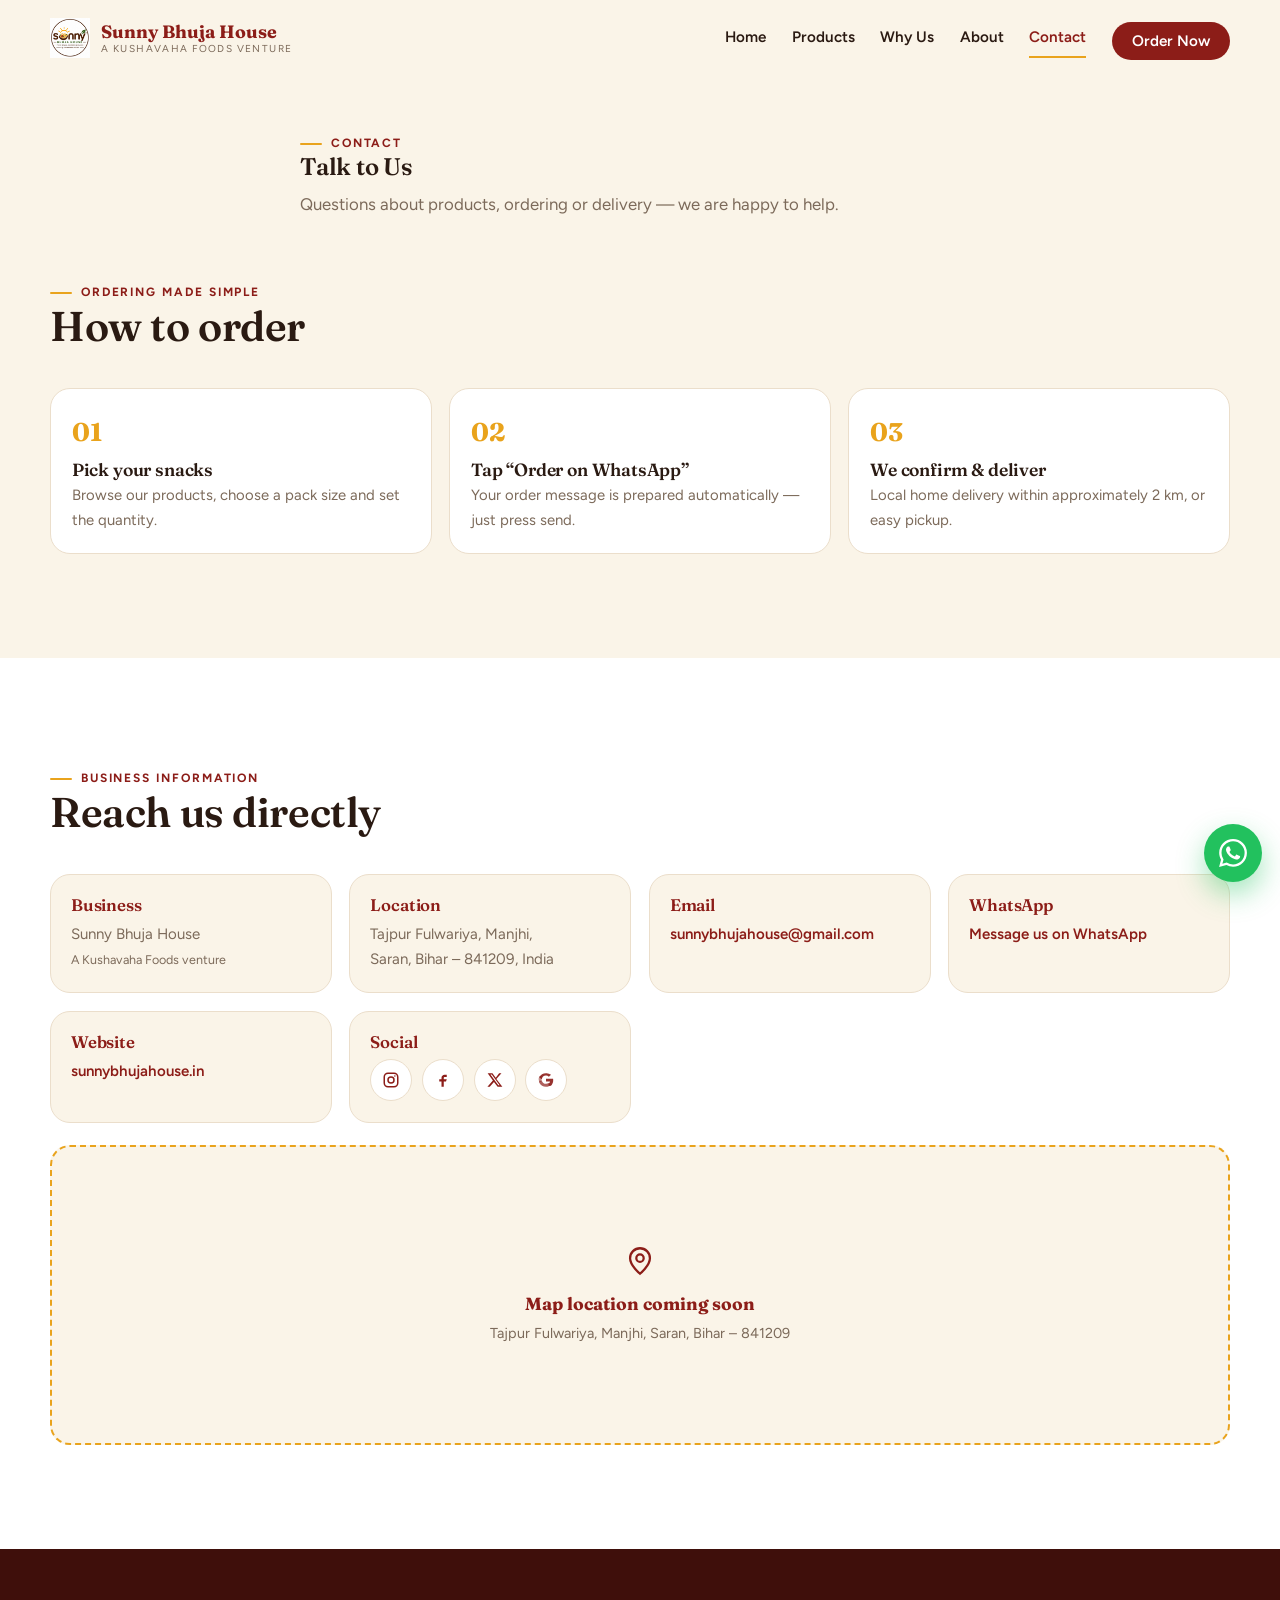
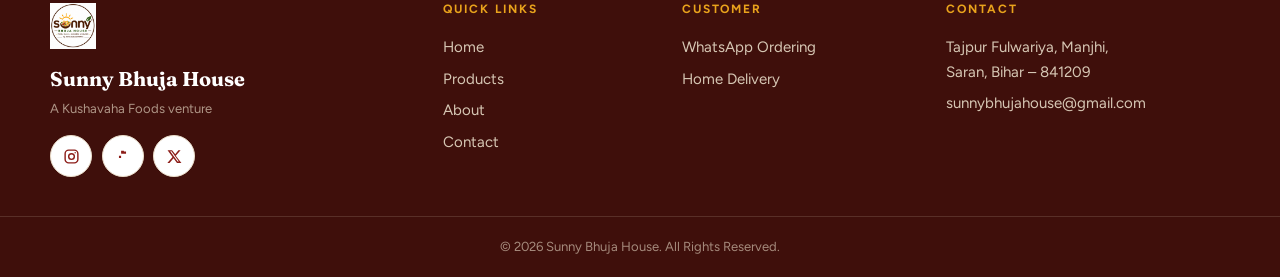
<file: contact.html>
<!DOCTYPE html>
<html lang="en">
<head>
  <meta charset="UTF-8">
  <meta name="viewport" content="width=device-width, initial-scale=1.0">
  <title>Contact Us | Sunny Bhuja House — Tajpur Fulwariya, Saran, Bihar</title>
  <meta name="description" content="Contact Sunny Bhuja House — Tajpur Fulwariya, Manjhi, Saran, Bihar 841209. Email sunnybhujahouse@gmail.com or order on WhatsApp with local home delivery.">
  <meta name="keywords" content="Sunny Bhuja House contact, bhuja order Bihar, Manjhi snack shop, Saran food brand, Kushavaha Foods contact">
  <link rel="canonical" href="https://sunnybhujahouse.in/contact.html">
  <meta property="og:type" content="website">
  <meta property="og:site_name" content="Sunny Bhuja House">
  <meta property="og:title" content="Contact Us | Sunny Bhuja House">
  <meta property="og:description" content="Order on WhatsApp, email us or visit us in Tajpur Fulwariya, Manjhi, Saran, Bihar – 841209.">
  <meta property="og:url" content="https://sunnybhujahouse.in/contact.html">
  <meta property="og:image" content="https://sunnybhujahouse.in/assets/images/hero-spread.jpg">
  <meta property="og:locale" content="en_IN">
  <meta name="twitter:card" content="summary_large_image">
  <link rel="icon" href="favicon.ico" sizes="any">
  <link rel="icon" type="image/svg+xml" href="assets/logo/mark.svg">
  <link rel="preconnect" href="https://fonts.googleapis.com">
  <link rel="preconnect" href="https://fonts.gstatic.com" crossorigin>
  <link href="https://fonts.googleapis.com/css2?family=Fraunces:ital,opsz,wght@0,9..144,500;0,9..144,600;0,9..144,700;1,9..144,500&family=Figtree:wght@400;500;600;700&display=swap" rel="stylesheet">
  <link rel="stylesheet" href="css/style.css">
  <script>document.documentElement.classList.add('js');</script>
  <script type="application/ld+json">
  {
    "@context": "https://schema.org",
    "@type": "LocalBusiness",
    "name": "Sunny Bhuja House",
    "description": "Local Indian snack brand offering roasted bhuja, chana, moongfali, sev, chiwda and other everyday snacks, freshly packed in Tajpur Fulwariya, Bihar.",
    "url": "https://sunnybhujahouse.in",
    "email": "sunnybhujahouse@gmail.com",
    "founder": { "@type": "Person", "name": "Suraj Kumar Kushavaha" },
    "parentOrganization": { "@type": "Organization", "name": "Kushavaha Foods" },
    "address": {
      "@type": "PostalAddress",
      "streetAddress": "Tajpur Fulwariya",
      "addressLocality": "Manjhi",
      "addressRegion": "Bihar",
      "postalCode": "841209",
      "addressCountry": "IN"
    }
  }
  </script>
</head>
<body>
  <a class="skip-link" href="#main">Skip to main content</a>

  <header class="site-header" id="site-header">
    <div class="container header-inner">
      <a href="index.html" class="brand" data-testid="brand-logo" aria-label="Sunny Bhuja House — home">
        <img src="assets/logo/mark.svg" alt="" width="40" height="40" class="brand-mark">
        <span class="brand-text">
          <span class="brand-name">Sunny Bhuja House</span>
          <span class="brand-sub">A Kushavaha Foods Venture</span>
        </span>
      </a>

      <nav class="site-nav" id="site-nav" aria-label="Main navigation">
        <a href="index.html" data-testid="nav-home">Home</a>
        <a href="products.html" data-testid="nav-products">Products</a>
        <a href="index.html#why-us" data-testid="nav-why-us">Why Us</a>
        <a href="about.html" data-testid="nav-about">About</a>
        <a href="contact.html" aria-current="page" data-testid="nav-contact">Contact</a>
        <a href="#" class="btn btn-maroon btn-sm js-wa" data-testid="nav-order-now" target="_blank" rel="noopener">Order Now</a>
      </nav>

      <button class="nav-toggle" id="nav-toggle" data-testid="nav-toggle" aria-expanded="false" aria-controls="site-nav" aria-label="Open menu">
        <span></span><span></span><span></span>
      </button>
    </div>
  </header>

  <main id="main">
    <section class="page-hero" aria-labelledby="page-title">
      <div class="container section-head">
        <p class="eyebrow">Contact</p>
        <h1 id="page-title">Talk to Us</h1>
        <p class="section-sub">Questions about products, ordering or delivery — we are happy to help.</p>
      </div>
    </section>

    <section class="section" style="padding-top:1rem" aria-label="How to order">
      <div class="container">
        <div class="section-head reveal">
          <p class="eyebrow">Ordering Made Simple</p>
          <h2>How to order</h2>
        </div>
        <div class="steps">
          <div class="step reveal">
            <h3>Pick your snacks</h3>
            <p>Browse our products, choose a pack size and set the quantity.</p>
          </div>
          <div class="step reveal">
            <h3>Tap &ldquo;Order on WhatsApp&rdquo;</h3>
            <p>Your order message is prepared automatically — just press send.</p>
          </div>
          <div class="step reveal">
            <h3>We confirm &amp; deliver</h3>
            <p>Local home delivery within approximately 2 km, or easy pickup.</p>
          </div>
        </div>
      </div>
    </section>

    <section class="section section-contact" style="border-top:0" aria-labelledby="info-title">
      <div class="container">
        <div class="section-head reveal">
          <p class="eyebrow">Business Information</p>
          <h2 id="info-title">Reach us directly</h2>
        </div>

        <div class="info-grid reveal">
          <div class="info-card">
            <h3>Business</h3>
            <p>Sunny Bhuja House<br><small>A Kushavaha Foods venture</small></p>
          </div>
          <div class="info-card">
            <h3>Location</h3>
            <p>Tajpur Fulwariya, Manjhi,<br>Saran, Bihar – 841209, India</p>
          </div>
          <div class="info-card">
            <h3>Email</h3>
            <p><a href="mailto:sunnybhujahouse@gmail.com" data-config-href="mailto" data-testid="contact-email-link">sunnybhujahouse@gmail.com</a></p>
          </div>
          <div class="info-card">
            <h3>WhatsApp</h3>
            <p><a href="#" class="js-wa" target="_blank" rel="noopener" data-testid="contact-whatsapp-link">Message us on WhatsApp</a></p>
          </div>
          <div class="info-card">
            <h3>Website</h3>
            <p><a href="https://sunnybhujahouse.in" data-testid="contact-website-link">sunnybhujahouse.in</a></p>
          </div>
          <div class="info-card">
            <h3>Social</h3>
            <div class="social-row">
              <a href="#" class="social-btn" data-social="instagram" aria-label="Instagram" target="_blank" rel="noopener" data-testid="social-instagram"><svg viewBox="0 0 24 24" width="18" height="18" fill="none" stroke="currentColor" stroke-width="2"><rect x="3" y="3" width="18" height="18" rx="5"/><circle cx="12" cy="12" r="4"/><circle cx="17.2" cy="6.8" r="1" fill="currentColor" stroke="none"/></svg></a>
              <a href="#" class="social-btn" data-social="facebook" aria-label="Facebook" target="_blank" rel="noopener" data-testid="social-facebook"><svg viewBox="0 0 24 24" width="18" height="18" fill="currentColor"><path d="M14 8h3V5h-3c-2.2 0-4 1.8-4 4v2H7v3h3v7h3v-7h3l1-3h-4V9c0-.6.4-1 1-1z"/></svg></a>
              <a href="#" class="social-btn" data-social="x" aria-label="X" target="_blank" rel="noopener" data-testid="social-x"><svg viewBox="0 0 24 24" width="18" height="18" fill="currentColor"><path d="M17.5 3h3.1l-6.8 7.8L21.8 21h-6.3l-4.9-6.4L5 21H1.9l7.3-8.3L2.2 3h6.4l4.4 5.9zm-1.1 16h1.7L7.7 4.7H5.9z"/></svg></a>
              <a href="#" class="social-btn" data-social="google" aria-label="Google Business Profile" target="_blank" rel="noopener" data-testid="social-google"><svg viewBox="0 0 24 24" width="18" height="18" fill="currentColor"><path d="M21.6 12.2c0-.7-.06-1.4-.19-2H12v3.8h5.4a4.6 4.6 0 0 1-2 3v2.5h3.2c1.9-1.7 3-4.3 3-7.3z" opacity=".9"/><path d="M12 21c2.7 0 5-.9 6.6-2.4l-3.2-2.5c-.9.6-2 1-3.4 1a5.9 5.9 0 0 1-5.6-4.1H3.1v2.6A10 10 0 0 0 12 21z" opacity=".7"/><path d="M6.4 12.9a6 6 0 0 1 0-3.8V6.5H3.1a10 10 0 0 0 0 9z" opacity=".5"/><path d="M12 6a5.4 5.4 0 0 1 3.8 1.5L18.7 5A9.6 9.6 0 0 0 12 3a10 10 0 0 0-8.9 5.5l3.3 2.6A5.9 5.9 0 0 1 12 6z" opacity=".9"/></svg></a>
            </div>
          </div>
        </div>

        <!-- Google Maps embed placeholder — the URL is set once in js/app.js (CONFIG.GOOGLE_MAPS_URL) -->
        <div class="map-embed reveal" id="map-embed" data-testid="map-embed" role="img" aria-label="Google Maps location placeholder — Tajpur Fulwariya, Manjhi, Saran, Bihar 841209">
          <svg viewBox="0 0 24 24" width="34" height="34" fill="none" stroke="currentColor" stroke-width="1.6" aria-hidden="true"><path d="M12 21s7-5.8 7-11a7 7 0 1 0-14 0c0 5.2 7 11 7 11z"/><circle cx="12" cy="10" r="2.6"/></svg>
          <p><strong>Map location coming soon</strong><span>Tajpur Fulwariya, Manjhi, Saran, Bihar – 841209</span></p>
        </div>
      </div>
    </section>
  </main>

  <footer class="site-footer">
    <div class="container footer-grid">
      <div class="footer-brand">
        <img src="assets/logo/mark.svg" alt="Sunny Bhuja House logo" width="46" height="46">
        <p class="footer-name">Sunny Bhuja House</p>
        <p class="footer-tag">A Kushavaha Foods venture</p>
        <div class="social-row">
          <a href="#" class="social-btn" data-social="instagram" aria-label="Instagram" target="_blank" rel="noopener" data-testid="footer-instagram"><svg viewBox="0 0 24 24" width="17" height="17" fill="none" stroke="currentColor" stroke-width="2"><rect x="3" y="3" width="18" height="18" rx="5"/><circle cx="12" cy="12" r="4"/><circle cx="17.2" cy="6.8" r="1" fill="currentColor" stroke="none"/></svg></a>
          <a href="#" class="social-btn" data-social="facebook" aria-label="Facebook" target="_blank" rel="noopener" data-testid="footer-facebook"><svg viewBox="0 0 24 24" width="17" height="17" fill="currentColor"><path d="M14 8h3V5h-3c-2.2 0-4 1.8-4 4v2H7v3h3v-7h3l1-3h-4V9c0-.6.4-1 1-1z"/></svg></a>
          <a href="#" class="social-btn" data-social="x" aria-label="X" target="_blank" rel="noopener" data-testid="footer-x"><svg viewBox="0 0 24 24" width="17" height="17" fill="currentColor"><path d="M17.5 3h3.1l-6.8 7.8L21.8 21h-6.3l-4.9-6.4L5 21H1.9l7.3-8.3L2.2 3h6.4l4.4 5.9zm-1.1 16h1.7L7.7 4.7H5.9z"/></svg></a>
        </div>
      </div>

      <nav class="footer-col" aria-label="Quick links">
        <h3>Quick Links</h3>
        <a href="index.html">Home</a>
        <a href="products.html">Products</a>
        <a href="about.html">About</a>
        <a href="contact.html">Contact</a>
      </nav>

      <nav class="footer-col" aria-label="Customer">
        <h3>Customer</h3>
        <a href="#" class="js-wa" target="_blank" rel="noopener" data-testid="footer-whatsapp-ordering">WhatsApp Ordering</a>
        <a href="index.html#delivery">Home Delivery</a>
      </nav>

      <div class="footer-col">
        <h3>Contact</h3>
        <p>Tajpur Fulwariya, Manjhi,<br>Saran, Bihar – 841209</p>
        <a href="mailto:sunnybhujahouse@gmail.com" data-testid="footer-email">sunnybhujahouse@gmail.com</a>
      </div>
    </div>

    <div class="footer-bottom">
      <p>&copy; <span id="footer-year">2026</span> Sunny Bhuja House. All Rights Reserved.</p>
    </div>
  </footer>

  <a href="#" class="wa-float js-wa" data-testid="floating-whatsapp-button" aria-label="Chat with Sunny Bhuja House on WhatsApp" target="_blank" rel="noopener">
    <svg viewBox="0 0 24 24" width="28" height="28" aria-hidden="true"><path fill="currentColor" d="M17.472 14.382c-.297-.149-1.758-.867-2.03-.967-.273-.099-.471-.148-.67.15-.197.297-.767.966-.94 1.164-.173.199-.347.223-.644.075-.297-.15-1.255-.463-2.39-1.475-.883-.788-1.48-1.761-1.653-2.059-.173-.297-.018-.458.13-.606.134-.133.298-.347.446-.52.149-.174.198-.298.298-.497.099-.198.05-.371-.025-.52-.075-.149-.669-1.612-.916-2.207-.242-.579-.487-.5-.669-.51-.173-.008-.371-.01-.57-.01-.198 0-.52.074-.792.372-.272.297-1.04 1.016-1.04 2.479 0 1.462 1.065 2.875 1.213 3.074.149.198 2.096 3.2 5.077 4.487.709.306 1.262.489 1.694.625.712.227 1.36.195 1.871.118.571-.085 1.758-.719 2.006-1.413.248-.694.248-1.289.173-1.413-.074-.124-.272-.198-.57-.347m-5.421 7.403h-.004a9.87 9.87 0 0 1-5.031-1.378l-.361-.214-3.741.982.998-3.648-.235-.374a9.86 9.86 0 0 1-1.51-5.26c.001-5.45 4.436-9.884 9.888-9.884 2.64 0 5.122 1.03 6.988 2.898a9.825 9.825 0 0 1 2.893 6.994c-.003 5.45-4.437 9.884-9.885 9.884m8.413-18.297A11.815 11.815 0 0 0 12.05 0C5.495 0 .16 5.335.157 11.892c0 2.096.547 4.142 1.588 5.945L.057 24l6.305-1.654a11.882 11.882 0 0 0 5.683 1.448h.005c6.554 0 11.89-5.335 11.893-11.893a11.821 11.821 0 0 0-3.48-8.413z"/></svg>
  </a>

  <script src="js/products.js" defer></script>
  <script src="js/app.js" defer></script>
</body>
</html>
</file>
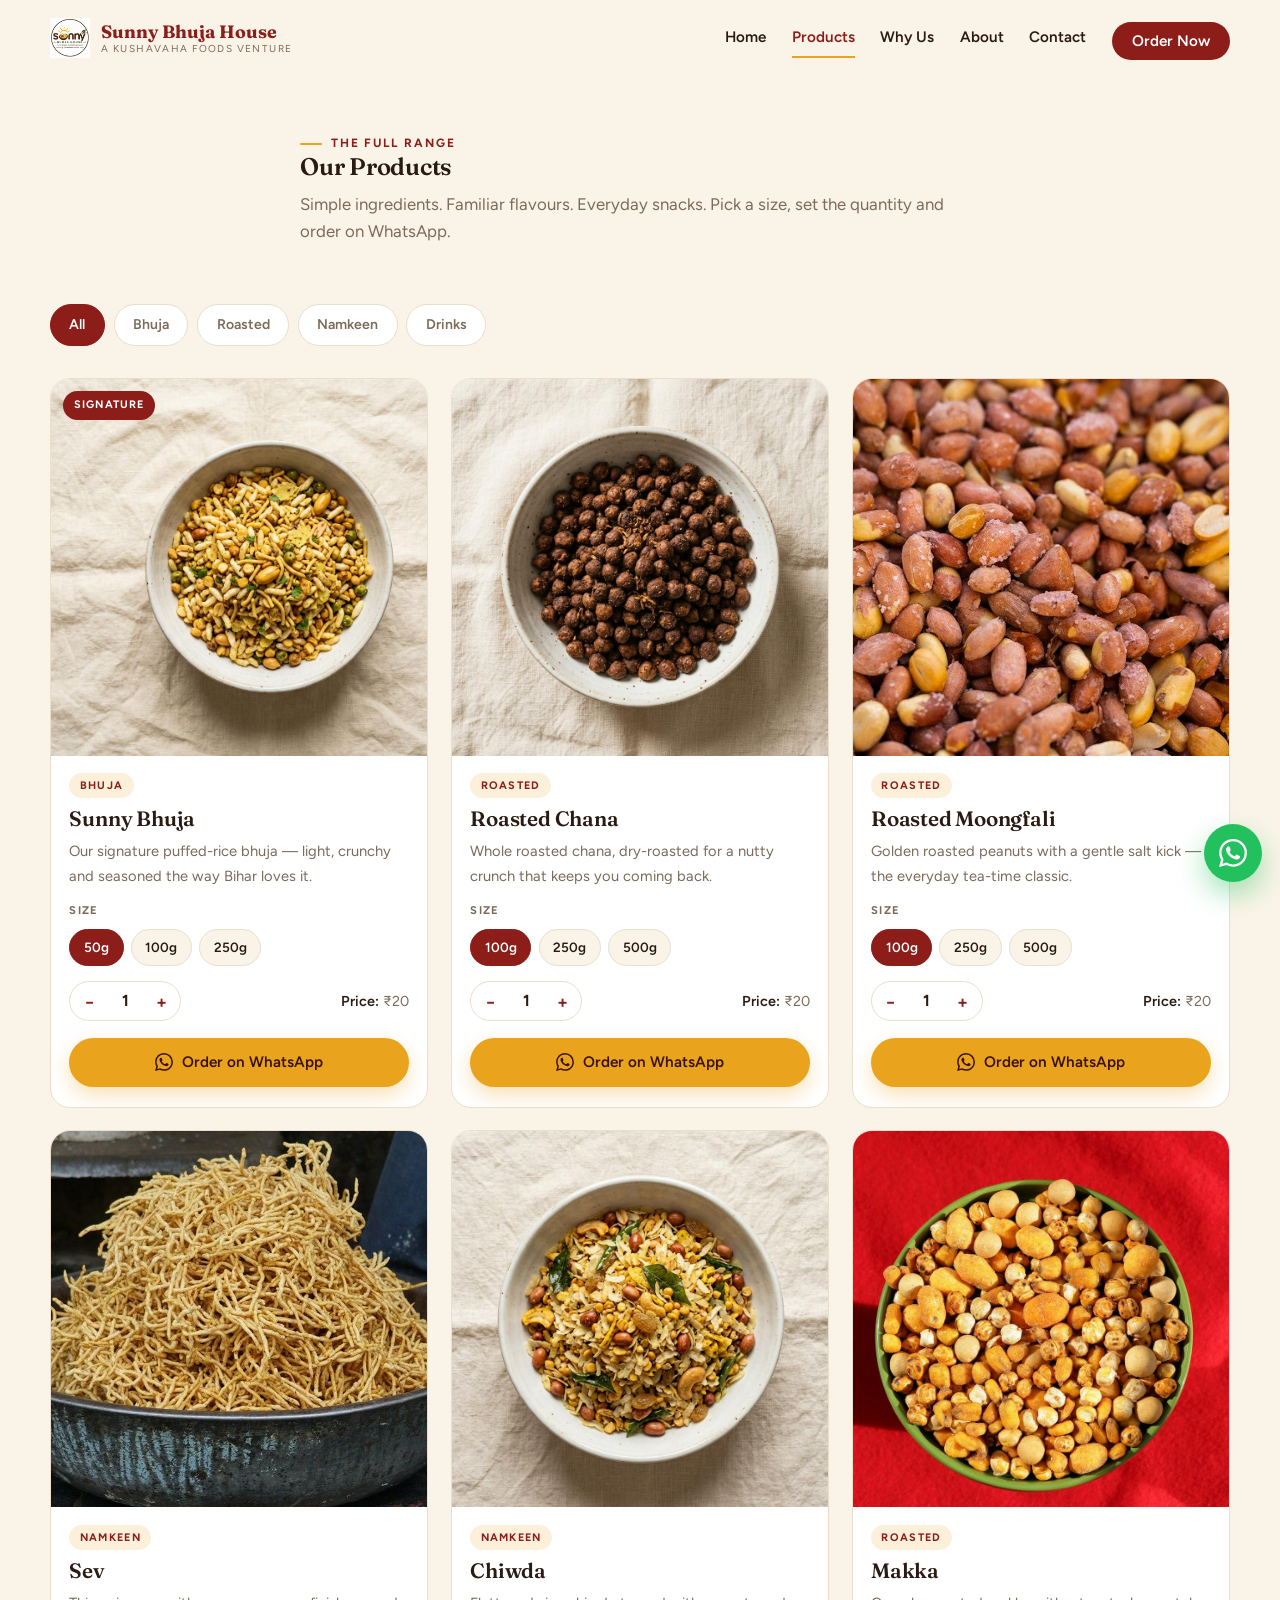
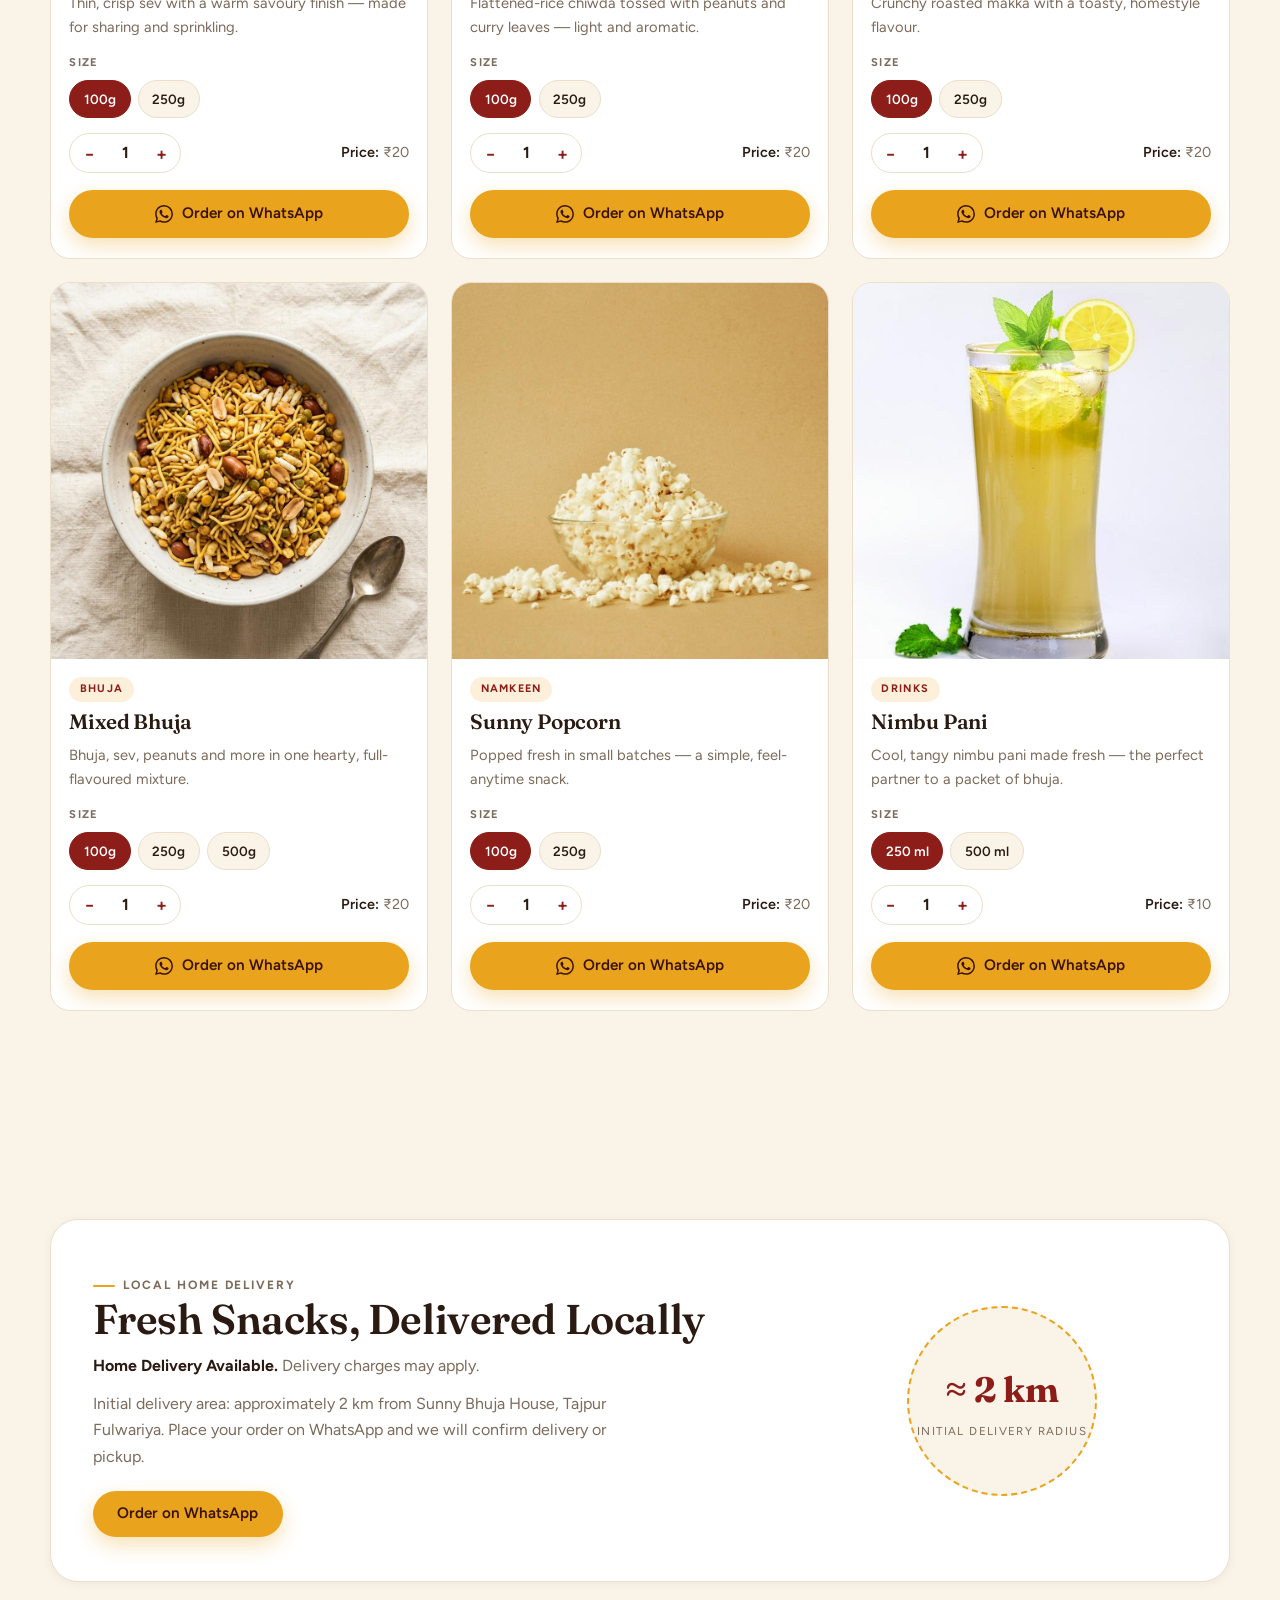
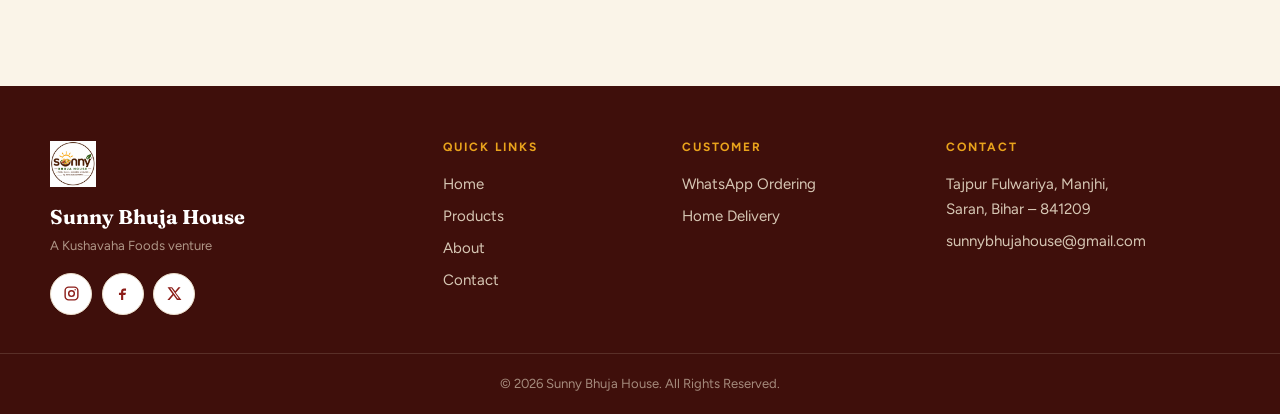
<file: products.html>
<!DOCTYPE html>
<html lang="en">
<head>
  <meta charset="UTF-8">
  <meta name="viewport" content="width=device-width, initial-scale=1.0">
  <title>Our Products | Sunny Bhuja House — Bhuja, Roasted Chana, Namkeen &amp; More</title>
  <meta name="description" content="Browse the full Sunny Bhuja House range — Sunny Bhuja, roasted chana, roasted moongfali, sev, chiwda, makka, mixed bhuja, popcorn and nimbu pani. Select a size and order on WhatsApp.">
  <meta name="keywords" content="bhuja price, roasted chana online, moongfali, sev, chiwda, makka snack, Bihar namkeen, Sunny Bhuja House products">
  <link rel="canonical" href="https://sunnybhujahouse.in/products.html">
  <meta property="og:type" content="website">
  <meta property="og:site_name" content="Sunny Bhuja House">
  <meta property="og:title" content="Our Products | Sunny Bhuja House">
  <meta property="og:description" content="Roasted bhuja, chana, moongfali, sev, chiwda, makka and more — select a size and order on WhatsApp.">
  <meta property="og:url" content="https://sunnybhujahouse.in/products.html">
  <meta property="og:image" content="https://sunnybhujahouse.in/assets/images/hero-spread.jpg">
  <meta property="og:locale" content="en_IN">
  <meta name="twitter:card" content="summary_large_image">
  <link rel="icon" href="favicon.ico" sizes="any">
  <link rel="icon" type="image/svg+xml" href="assets/logo/mark.svg">
  <link rel="preconnect" href="https://fonts.googleapis.com">
  <link rel="preconnect" href="https://fonts.gstatic.com" crossorigin>
  <link href="https://fonts.googleapis.com/css2?family=Fraunces:ital,opsz,wght@0,9..144,500;0,9..144,600;0,9..144,700;1,9..144,500&family=Figtree:wght@400;500;600;700&display=swap" rel="stylesheet">
  <link rel="stylesheet" href="css/style.css">
  <script>document.documentElement.classList.add('js');</script>
</head>
<body>
  <a class="skip-link" href="#main">Skip to main content</a>

  <header class="site-header" id="site-header">
    <div class="container header-inner">
      <a href="index.html" class="brand" data-testid="brand-logo" aria-label="Sunny Bhuja House — home">
        <img src="assets/logo/mark.svg" alt="" width="40" height="40" class="brand-mark">
        <span class="brand-text">
          <span class="brand-name">Sunny Bhuja House</span>
          <span class="brand-sub">A Kushavaha Foods Venture</span>
        </span>
      </a>

      <nav class="site-nav" id="site-nav" aria-label="Main navigation">
        <a href="index.html" data-testid="nav-home">Home</a>
        <a href="products.html" aria-current="page" data-testid="nav-products">Products</a>
        <a href="index.html#why-us" data-testid="nav-why-us">Why Us</a>
        <a href="about.html" data-testid="nav-about">About</a>
        <a href="contact.html" data-testid="nav-contact">Contact</a>
        <a href="#" class="btn btn-maroon btn-sm js-wa" data-testid="nav-order-now" target="_blank" rel="noopener">Order Now</a>
      </nav>

      <button class="nav-toggle" id="nav-toggle" data-testid="nav-toggle" aria-expanded="false" aria-controls="site-nav" aria-label="Open menu">
        <span></span><span></span><span></span>
      </button>
    </div>
  </header>

  <main id="main">
    <section class="page-hero" aria-labelledby="page-title">
      <div class="container section-head">
        <p class="eyebrow">The Full Range</p>
        <h1 id="page-title">Our Products</h1>
        <p class="section-sub">Simple ingredients. Familiar flavours. Everyday snacks. Pick a size, set the quantity and order on WhatsApp.</p>
      </div>
    </section>

    <section class="section" id="products" style="padding-top:1rem" aria-label="Product catalog">
      <div class="container">
        <div class="filters" id="filters" role="group" aria-label="Filter products by category"></div>
        <div class="product-grid" id="product-grid" data-testid="product-grid" aria-live="polite"></div>

        <!-- <p class="products-note">Prices are being finalised — tap any <strong>Order on WhatsApp</strong> button and we will share the latest rate list. All products are subject to availability.</p> -->
      </div>
    </section>

    <section class="section" id="delivery" aria-labelledby="delivery-title">
      <div class="container">
        <div class="delivery-card reveal" data-testid="delivery-card">
          <div class="delivery-copy">
            <p class="eyebrow">Local Home Delivery</p>
            <h2 id="delivery-title">Fresh Snacks, Delivered Locally</h2>
            <p class="delivery-line"><strong>Home Delivery Available.</strong> Delivery charges may apply.</p>
            <p>Initial delivery area: approximately 2&nbsp;km from Sunny Bhuja House, Tajpur Fulwariya. Place your order on WhatsApp and we will confirm delivery or pickup.</p>
            <a href="#" class="btn btn-gold js-wa" data-testid="delivery-order-whatsapp" target="_blank" rel="noopener">Order on WhatsApp</a>
          </div>
          <div class="delivery-badge" aria-hidden="true">
            <span class="delivery-radius">&asymp; 2 km</span>
            <span class="delivery-label">initial delivery radius</span>
          </div>
        </div>
      </div>
    </section>
  </main>

  <footer class="site-footer">
    <div class="container footer-grid">
      <div class="footer-brand">
        <img src="assets/logo/mark.svg" alt="Sunny Bhuja House logo" width="46" height="46">
        <p class="footer-name">Sunny Bhuja House</p>
        <p class="footer-tag">A Kushavaha Foods venture</p>
        <div class="social-row">
          <a href="#" class="social-btn" data-social="instagram" aria-label="Instagram" target="_blank" rel="noopener" data-testid="footer-instagram"><svg viewBox="0 0 24 24" width="17" height="17" fill="none" stroke="currentColor" stroke-width="2"><rect x="3" y="3" width="18" height="18" rx="5"/><circle cx="12" cy="12" r="4"/><circle cx="17.2" cy="6.8" r="1" fill="currentColor" stroke="none"/></svg></a>
          <a href="#" class="social-btn" data-social="facebook" aria-label="Facebook" target="_blank" rel="noopener" data-testid="footer-facebook"><svg viewBox="0 0 24 24" width="17" height="17" fill="currentColor"><path d="M14 8h3V5h-3c-2.2 0-4 1.8-4 4v2H7v3h3v7h3v-7h3l1-3h-4V9c0-.6.4-1 1-1z"/></svg></a>
          <a href="#" class="social-btn" data-social="x" aria-label="X" target="_blank" rel="noopener" data-testid="footer-x"><svg viewBox="0 0 24 24" width="17" height="17" fill="currentColor"><path d="M17.5 3h3.1l-6.8 7.8L21.8 21h-6.3l-4.9-6.4L5 21H1.9l7.3-8.3L2.2 3h6.4l4.4 5.9zm-1.1 16h1.7L7.7 4.7H5.9z"/></svg></a>
        </div>
      </div>

      <nav class="footer-col" aria-label="Quick links">
        <h3>Quick Links</h3>
        <a href="index.html">Home</a>
        <a href="products.html">Products</a>
        <a href="about.html">About</a>
        <a href="contact.html">Contact</a>
      </nav>

      <nav class="footer-col" aria-label="Customer">
        <h3>Customer</h3>
        <a href="#" class="js-wa" target="_blank" rel="noopener" data-testid="footer-whatsapp-ordering">WhatsApp Ordering</a>
        <a href="index.html#delivery">Home Delivery</a>
      </nav>

      <div class="footer-col">
        <h3>Contact</h3>
        <p>Tajpur Fulwariya, Manjhi,<br>Saran, Bihar – 841209</p>
        <a href="mailto:sunnybhujahouse@gmail.com" data-testid="footer-email">sunnybhujahouse@gmail.com</a>
      </div>
    </div>

    <div class="footer-bottom">
      <p>&copy; <span id="footer-year">2026</span> Sunny Bhuja House. All Rights Reserved.</p>
    </div>
  </footer>

  <a href="#" class="wa-float js-wa" data-testid="floating-whatsapp-button" aria-label="Chat with Sunny Bhuja House on WhatsApp" target="_blank" rel="noopener">
    <svg viewBox="0 0 24 24" width="28" height="28" aria-hidden="true"><path fill="currentColor" d="M17.472 14.382c-.297-.149-1.758-.867-2.03-.967-.273-.099-.471-.148-.67.15-.197.297-.767.966-.94 1.164-.173.199-.347.223-.644.075-.297-.15-1.255-.463-2.39-1.475-.883-.788-1.48-1.761-1.653-2.059-.173-.297-.018-.458.13-.606.134-.133.298-.347.446-.52.149-.174.198-.298.298-.497.099-.198.05-.371-.025-.52-.075-.149-.669-1.612-.916-2.207-.242-.579-.487-.5-.669-.51-.173-.008-.371-.01-.57-.01-.198 0-.52.074-.792.372-.272.297-1.04 1.016-1.04 2.479 0 1.462 1.065 2.875 1.213 3.074.149.198 2.096 3.2 5.077 4.487.709.306 1.262.489 1.694.625.712.227 1.36.195 1.871.118.571-.085 1.758-.719 2.006-1.413.248-.694.248-1.289.173-1.413-.074-.124-.272-.198-.57-.347m-5.421 7.403h-.004a9.87 9.87 0 0 1-5.031-1.378l-.361-.214-3.741.982.998-3.648-.235-.374a9.86 9.86 0 0 1-1.51-5.26c.001-5.45 4.436-9.884 9.888-9.884 2.64 0 5.122 1.03 6.988 2.898a9.825 9.825 0 0 1 2.893 6.994c-.003 5.45-4.437 9.884-9.885 9.884m8.413-18.297A11.815 11.815 0 0 0 12.05 0C5.495 0 .16 5.335.157 11.892c0 2.096.547 4.142 1.588 5.945L.057 24l6.305-1.654a11.882 11.882 0 0 0 5.683 1.448h.005c6.554 0 11.89-5.335 11.893-11.893a11.821 11.821 0 0 0-3.48-8.413z"/></svg>
  </a>

  <script src="js/products.js" defer></script>
  <script src="js/app.js" defer></script>
</body>
</html>
</file>
<file: css/style.css>
/* ==========================================================================
   SUNNY BHUJA HOUSE — style.css
   Brand: deep warm maroon + golden accent on cream. Mobile-first.
   Change the variables below to re-skin the whole website.
   ========================================================================== */

:root {
  --primary: #8c1d18;        /* deep warm red / maroon */
  --primary-dark: #6e120e;
  --primary-deep: #3f0f0b;   /* dark bands (packaging, footer) */
  --secondary: #e9a31c;      /* golden accent */
  --secondary-soft: #f7e3b0;
  --background: #faf4e8;     /* cream */
  --surface: #ffffff;        /* cards */
  --text: #2a1a12;           /* dark brown */
  --muted: #7c6a5a;
  --border: #ebdecb;

  --font-display: "Fraunces", Georgia, "Times New Roman", serif;
  --font-body: "Figtree", "Segoe UI", Arial, sans-serif;

  --ease: cubic-bezier(0.22, 1, 0.36, 1);
  --radius: 20px;
  --shadow-sm: 0 2px 10px rgba(63, 15, 11, 0.06);
  --shadow-md: 0 14px 34px rgba(63, 15, 11, 0.12);
  --header-h: 76px;
}

/* ---------- Reset & base ---------- */

*, *::before, *::after { box-sizing: border-box; margin: 0; padding: 0; }

html { scroll-behavior: smooth; -webkit-text-size-adjust: 100%; }

body {
  font-family: var(--font-body);
  font-size: 1rem;
  line-height: 1.65;
  color: var(--text);
  background: var(--background);
  overflow-x: clip;
}

img, svg, iframe { display: block; max-width: 100%; }
img { height: auto; }

a { color: inherit; text-decoration: none; }
ul { list-style: none; }
button { font: inherit; color: inherit; background: none; border: 0; cursor: pointer; }

::selection { background: var(--secondary); color: var(--text); }

:focus-visible { outline: 3px solid var(--secondary); outline-offset: 3px; border-radius: 6px; }

section[id], [id="main"] { scroll-margin-top: calc(var(--header-h) + 12px); }

/* ---------- Utilities ---------- */

.container { width: min(1180px, 100% - 40px); margin-inline: auto; }

.section { padding: 4.5rem 0; }

.section-head { max-width: 640px; margin-bottom: 2.4rem; }

.section-sub { color: var(--muted); margin-top: 0.6rem; }

h1, h2, h3 { font-family: var(--font-display); font-weight: 600; line-height: 1.12; letter-spacing: -0.01em; }

h2 { font-size: clamp(1.75rem, 4.6vw, 2.6rem); }

.eyebrow {
  display: inline-flex; align-items: center; gap: 0.55rem;
  font-size: 0.75rem; font-weight: 700; letter-spacing: 0.16em;
  text-transform: uppercase; color: var(--primary);
}
.eyebrow::before { content: ""; width: 22px; height: 2px; background: var(--secondary); border-radius: 2px; }

.skip-link {
  position: absolute; left: -999px; top: 8px; z-index: 100;
  background: var(--primary); color: #fff; padding: 0.6rem 1rem; border-radius: 8px;
}
.skip-link:focus { left: 8px; }

/* ---------- Buttons ---------- */

.btn {
  display: inline-flex; align-items: center; justify-content: center; gap: 0.55rem;
  padding: 0.95rem 1.55rem; border-radius: 999px;
  font-weight: 600; font-size: 0.95rem; line-height: 1;
  transition: transform 0.3s var(--ease), background-color 0.3s var(--ease), color 0.3s var(--ease), box-shadow 0.3s var(--ease);
}
.btn:hover { transform: translateY(-2px); }
.btn:active { transform: translateY(0); }

.btn-gold { background: var(--secondary); color: #3a120c; box-shadow: 0 8px 20px rgba(233, 163, 28, 0.32); }
.btn-gold:hover { background: #f2b038; }

.btn-maroon { background: var(--primary); color: #fff; }
.btn-maroon:hover { background: var(--primary-dark); }

.btn-outline { border: 2px solid var(--primary); color: var(--primary); padding: calc(0.95rem - 2px) calc(1.55rem - 2px); }
.btn-outline:hover { background: var(--primary); color: #fff; }

.btn-sm { padding: 0.7rem 1.25rem; }

/* ---------- Header ---------- */

.site-header {
  position: sticky; top: 0; z-index: 50;
  background: rgba(250, 244, 232, 0.6);
  transition: background-color 0.35s var(--ease), box-shadow 0.35s var(--ease);
}
.site-header.is-scrolled { background: rgba(250, 244, 232, 0.92); backdrop-filter: blur(14px); -webkit-backdrop-filter: blur(14px); box-shadow: 0 1px 0 var(--border), var(--shadow-sm); }

.header-inner { display: flex; align-items: center; justify-content: space-between; gap: 1rem; height: var(--header-h); }

.brand { display: flex; align-items: center; gap: 0.7rem; }
.brand-mark { width: 40px; height: 40px; flex: none; }
.brand-text { display: flex; flex-direction: column; line-height: 1.15; }
.brand-name { font-family: var(--font-display); font-weight: 700; font-size: 1.12rem; color: var(--primary); }
.brand-sub { font-size: 0.63rem; letter-spacing: 0.14em; text-transform: uppercase; color: var(--muted); }

.site-nav {
  position: absolute; top: var(--header-h); left: 0; right: 0;
  display: flex; flex-direction: column; align-items: stretch; gap: 0.25rem;
  padding: 1rem 20px 1.4rem;
  background: var(--surface);
  border-bottom: 1px solid var(--border);
  box-shadow: var(--shadow-md);
  opacity: 0; transform: translateY(-10px); pointer-events: none;
  transition: opacity 0.3s var(--ease), transform 0.3s var(--ease);
}
.site-header.nav-open .site-nav { opacity: 1; transform: none; pointer-events: auto; }

.site-nav > a { padding: 0.75rem 0.5rem; font-weight: 600; font-size: 1.02rem; border-bottom: 1px solid var(--border); }
.site-nav > a:last-child { border-bottom: 0; margin-top: 0.4rem; text-align: center; }
.site-nav > a[aria-current="page"] { color: var(--primary); }

.nav-toggle {
  display: inline-flex; flex-direction: column; justify-content: center; gap: 5px;
  width: 46px; height: 46px; padding: 12px; border-radius: 12px;
  border: 1px solid var(--border); background: var(--surface);
}
.nav-toggle span { display: block; height: 2px; border-radius: 2px; background: var(--text); transition: transform 0.3s var(--ease), opacity 0.3s var(--ease); }
.nav-toggle[aria-expanded="true"] span:nth-child(1) { transform: translateY(7px) rotate(45deg); }
.nav-toggle[aria-expanded="true"] span:nth-child(2) { opacity: 0; }
.nav-toggle[aria-expanded="true"] span:nth-child(3) { transform: translateY(-7px) rotate(-45deg); }

/* ---------- Hero ---------- */

.hero { position: relative; padding: 2.8rem 0 3.4rem; overflow: clip; }

.hero-inner { display: grid; gap: 2.8rem; align-items: center; }

.hero-title { font-size: clamp(2.5rem, 9.5vw, 4.7rem); margin: 1rem 0 1.1rem; }
.hero-title .line { display: block; overflow: hidden; }
.hero-title .line-inner { display: block; }
.hero-title .gold { color: var(--primary); font-style: italic; }

.hero-sub { font-size: clamp(1.02rem, 2.6vw, 1.22rem); color: var(--muted); max-width: 46ch; }

.hero-cta { display: flex; flex-wrap: wrap; gap: 0.8rem; margin: 1.6rem 0 1.3rem; }

.hero-trust { display: flex; flex-wrap: wrap; align-items: center; gap: 0.7rem; font-size: 0.86rem; font-weight: 600; letter-spacing: 0.04em; color: var(--primary); }
.hero-trust .dot { width: 5px; height: 5px; border-radius: 50%; background: var(--secondary); }

.hero-media { position: relative; }
.hero-media img#hero-img {
  width: 100%; border-radius: 28px; box-shadow: var(--shadow-md);
  animation: heroImage 1.1s var(--ease) 0.35s both;
  will-change: transform;
}
@keyframes heroImage { from { opacity: 0; clip-path: inset(0 0 100% 0 round 28px); } to { opacity: 1; clip-path: inset(0 0 0 0 round 28px); } }

.hero-sun { position: absolute; top: -52px; right: -34px; width: 150px; height: 150px; opacity: 0.9; animation: sunSpin 60s linear infinite; z-index: -1; }
@keyframes sunSpin { to { transform: rotate(360deg); } }

.hero-badge {
  position: absolute; left: 14px; bottom: 14px;
  display: flex; align-items: center; gap: 0.6rem;
  background: rgba(255, 255, 255, 0.88); backdrop-filter: blur(10px); -webkit-backdrop-filter: blur(10px);
  border: 1px solid var(--border); border-radius: 14px;
  padding: 0.55rem 0.9rem; box-shadow: var(--shadow-sm);
}
.hero-badge img { width: 32px; height: 32px; }
.hero-badge span { display: flex; flex-direction: column; line-height: 1.25; }
.hero-badge strong { font-family: var(--font-display); font-size: 0.9rem; color: var(--primary); }
.hero-badge em { font-style: normal; font-size: 0.72rem; color: var(--muted); }

/* on-load staggered entrance (CSS only) */
.hero-anim { animation: fadeUp 0.9s var(--ease) both; animation-delay: var(--d, 0s); }
@keyframes fadeUp { from { opacity: 0; transform: translateY(22px); } to { opacity: 1; transform: none; } }
.hero-title .line-inner { animation: lineUp 0.95s var(--ease) both; }
.hero-title .line:nth-child(1) .line-inner { animation-delay: 0.12s; }
.hero-title .line:nth-child(2) .line-inner { animation-delay: 0.26s; }
@keyframes lineUp { from { transform: translateY(112%); } to { transform: none; } }

/* ---------- Marquee ---------- */

.marquee { background: var(--primary); color: var(--secondary-soft); padding: 0.95rem 0; overflow: clip; }
.marquee-track { display: flex; width: max-content; animation: marquee 38s linear infinite; }
.marquee:hover .marquee-track { animation-play-state: paused; }
.marquee-group { display: flex; align-items: center; gap: 2.4rem; padding-right: 2.4rem; }
.marquee-group span { font-family: var(--font-display); font-style: italic; font-size: 1.02rem; white-space: nowrap; }
.marquee-group i { width: 8px; height: 8px; background: var(--secondary); transform: rotate(45deg); flex: none; }
@keyframes marquee { to { transform: translateX(-50%); } }

/* ---------- Filters + product grid ---------- */

.filters { display: flex; flex-wrap: wrap; gap: 0.55rem; margin-bottom: 2rem; }

.filter-btn {
  padding: 0.55rem 1.15rem; border-radius: 999px;
  border: 1.5px solid var(--border); background: var(--surface);
  font-weight: 600; font-size: 0.88rem; color: var(--muted);
  transition: all 0.25s var(--ease);
}
.filter-btn:hover { border-color: var(--secondary); color: var(--text); }
.filter-btn.is-active { background: var(--primary); border-color: var(--primary); color: #fff; }

.product-grid { display: grid; grid-template-columns: 1fr; gap: 1.4rem; }

.product-card {
  background: var(--surface); border: 1px solid var(--border); border-radius: var(--radius);
  overflow: hidden; display: flex; flex-direction: column;
  transition: transform 0.35s var(--ease), box-shadow 0.35s var(--ease);
}
.product-card:hover { transform: translateY(-6px); box-shadow: var(--shadow-md); }
.product-card.is-hidden { display: none; }

.product-media { position: relative; aspect-ratio: 1 / 1; overflow: hidden; background: var(--background); }
.product-media img { width: 100%; height: 100%; object-fit: cover; transition: transform 0.6s var(--ease); }
.product-card:hover .product-media img { transform: scale(1.05); }

.product-badge {
  position: absolute; top: 12px; left: 12px;
  background: var(--primary); color: #fff;
  font-size: 0.68rem; font-weight: 700; letter-spacing: 0.1em; text-transform: uppercase;
  padding: 0.32rem 0.7rem; border-radius: 999px;
}

.product-body { display: flex; flex-direction: column; gap: 0.55rem; padding: 1.1rem 1.15rem 1.25rem; flex: 1; }

.product-cat {
  align-self: flex-start; font-size: 0.68rem; font-weight: 700; letter-spacing: 0.12em; text-transform: uppercase;
  color: var(--primary); background: rgba(233, 163, 28, 0.16);
  padding: 0.22rem 0.65rem; border-radius: 999px;
}
.product-name { font-size: 1.3rem; }
.product-desc { color: var(--muted); font-size: 0.92rem; flex: 1; }

.field-label { font-size: 0.7rem; font-weight: 700; letter-spacing: 0.12em; text-transform: uppercase; color: var(--muted); margin-top: 0.3rem; }

.size-row { display: flex; flex-wrap: wrap; gap: 0.45rem; }

.size-chip {
  padding: 0.42rem 0.85rem; border-radius: 999px;
  border: 1.5px solid var(--border); background: var(--background);
  font-size: 0.84rem; font-weight: 600;
  transition: all 0.2s var(--ease);
}
.size-chip:hover { border-color: var(--secondary); }
.size-chip.is-selected { background: var(--primary); border-color: var(--primary); color: #fff; }

.order-row { display: flex; align-items: center; justify-content: space-between; gap: 0.8rem; margin-top: 0.4rem; }

.qty { display: inline-flex; align-items: center; border: 1.5px solid var(--border); border-radius: 999px; overflow: hidden; background: var(--surface); }
.qty-btn { width: 38px; height: 38px; display: grid; place-items: center; font-size: 1.1rem; font-weight: 700; color: var(--primary); transition: background-color 0.2s var(--ease); }
.qty-btn:hover { background: var(--background); }
.qty-value { min-width: 34px; text-align: center; font-weight: 700; }

.product-price { font-size: 0.9rem; color: var(--muted); }
.product-price span { font-weight: 600; color: var(--text); }

.btn-order { width: 100%; margin-top: 0.5rem; }
.btn-order:disabled { opacity: 0.5; cursor: not-allowed; transform: none; }

.products-note { margin-top: 1.8rem; color: var(--muted); font-size: 0.9rem; }

/* ---------- Why section ---------- */

.section-why { background: var(--surface); border-block: 1px solid var(--border); }

.why-grid { display: grid; grid-template-columns: 1fr; gap: 1.1rem; }

.why-card {
  background: var(--background); border: 1px solid var(--border); border-radius: var(--radius);
  padding: 1.4rem 1.3rem;
  transition: transform 0.35s var(--ease), box-shadow 0.35s var(--ease), border-color 0.35s var(--ease);
}
.why-card:hover { transform: translateY(-5px); box-shadow: var(--shadow-md); border-color: var(--secondary); }
.why-icon {
  display: grid; place-items: center; width: 46px; height: 46px; border-radius: 14px;
  background: rgba(233, 163, 28, 0.18); color: var(--primary); margin-bottom: 0.9rem;
}
.why-card h3 { font-size: 1.14rem; margin-bottom: 0.3rem; }
.why-card p { color: var(--muted); font-size: 0.92rem; }

/* ---------- Story ---------- */

.story-inner { display: grid; gap: 2.2rem; align-items: center; }

.story-media { position: relative; }
.story-media img { border-radius: 200px 200px 24px 24px; box-shadow: var(--shadow-md); width: 100%; }
.story-media::after {
  content: ""; position: absolute; inset: auto 1.2rem -12px 1.2rem; height: 5px;
  background: var(--secondary); border-radius: 999px;
}
.story-copy p { color: var(--muted); margin-top: 0.9rem; max-width: 52ch; }
.story-copy p strong { color: var(--text); }
.story-copy .btn { margin-top: 1.4rem; }

/* ---------- Packaging showcase ---------- */

.packaging { background: var(--primary-deep); color: #f8efd9; }
.packaging .eyebrow { color: var(--secondary); }
.packaging .section-sub { color: rgba(248, 239, 217, 0.72); }

.pouch-row { display: flex; flex-wrap: wrap; justify-content: center; align-items: flex-end; gap: 2.4rem; padding: 1.6rem 0 0; }

.pouch {
  position: relative; width: 212px; aspect-ratio: 5 / 7;
  border-radius: 14px 14px 18px 18px;
  box-shadow: 0 26px 44px rgba(0, 0, 0, 0.38);
  text-align: center;
  transition: transform 0.4s var(--ease);
}
.pouch:hover { transform: translateY(-8px); }
.pouch::before { content: ""; position: absolute; top: 0; left: 0; right: 0; height: 15px; border-radius: 14px 14px 0 0; background: rgba(255, 255, 255, 0.14); border-bottom: 2px dashed rgba(0, 0, 0, 0.2); }

.pouch--maroon { background: #7c1a15; color: #f8efd9; }
.pouch--gold { background: var(--secondary); color: #3a120c; }
.pouch--cream { background: #f8efd9; color: #3a120c; }

.pouch-brand { margin-top: 2rem; font-size: 0.58rem; font-weight: 700; letter-spacing: 0.22em; text-transform: uppercase; opacity: 0.85; }

.pouch-window {
  display: block; width: 118px; aspect-ratio: 1; margin: 0.7rem auto 0;
  border-radius: 50%; overflow: hidden; background: #fff;
  border: 3px solid rgba(255, 255, 255, 0.85);
}
.pouch--gold .pouch-window, .pouch--cream .pouch-window { border-color: rgba(140, 29, 24, 0.5); }
.pouch-window img { width: 100%; height: 100%; object-fit: cover; }

.pouch-name { font-family: var(--font-display); font-weight: 700; font-size: 1.18rem; margin-top: 0.65rem; }

.pouch-meta {
  position: absolute; left: 14px; right: 14px; bottom: 12px;
  display: grid; gap: 2px; font-size: 0.56rem; letter-spacing: 0.05em; text-transform: uppercase; opacity: 0.82;
}

.pouch-row::after { content: ""; width: 100%; height: 4px; background: var(--secondary); border-radius: 999px; }
.pouch-note { margin-top: 1.4rem; font-size: 0.8rem; font-style: italic; color: rgba(248, 239, 217, 0.6); text-align: center; }

/* ---------- Delivery ---------- */

.delivery-card {
  background: var(--surface); border: 1px solid var(--border); border-radius: 28px;
  box-shadow: var(--shadow-sm);
  padding: 2.2rem 1.6rem;
  display: grid; gap: 1.8rem; align-items: center;
}
.delivery-copy p { color: var(--muted); margin-top: 0.7rem; max-width: 54ch; }
.delivery-line strong { color: var(--text); }
.delivery-copy .btn { margin-top: 1.3rem; }

.delivery-badge {
  justify-self: center; display: grid; place-items: center; align-content: center; gap: 0.2rem;
  width: 190px; height: 190px; border-radius: 50%;
  background: var(--background); border: 2px dashed var(--secondary);
  text-align: center;
}
.delivery-radius { font-family: var(--font-display); font-weight: 700; font-size: 2.2rem; color: var(--primary); }
.delivery-label { font-size: 0.72rem; letter-spacing: 0.12em; text-transform: uppercase; color: var(--muted); }

/* ---------- Contact / business info ---------- */

.section-contact { background: var(--surface); border-top: 1px solid var(--border); }

.info-grid { display: grid; grid-template-columns: 1fr; gap: 1.1rem; }

.info-card { background: var(--background); border: 1px solid var(--border); border-radius: var(--radius); padding: 1.3rem 1.25rem; }
.info-card h3 { font-size: 1.05rem; margin-bottom: 0.45rem; color: var(--primary); }
.info-card p { color: var(--muted); font-size: 0.94rem; }
.info-card a { color: var(--primary); font-weight: 600; }
.info-card a:hover { text-decoration: underline; }

.social-row { display: flex; gap: 0.6rem; flex-wrap: wrap; }

.social-btn {
  display: grid; place-items: center; width: 42px; height: 42px; border-radius: 50%;
  background: var(--surface); border: 1.5px solid var(--border); color: var(--primary);
  transition: all 0.25s var(--ease);
}
.social-btn:hover { background: var(--primary); border-color: var(--primary); color: #fff; transform: translateY(-3px); }

.map-embed {
  margin-top: 1.4rem; min-height: 300px;
  border: 2px dashed var(--secondary); border-radius: var(--radius);
  background: var(--background);
  display: grid; place-items: center; align-content: center; gap: 0.7rem;
  text-align: center; color: var(--primary); padding: 2rem 1.2rem;
}
.map-embed p { display: grid; gap: 0.25rem; }
.map-embed strong { font-family: var(--font-display); font-size: 1.1rem; }
.map-embed span { color: var(--muted); font-size: 0.9rem; }
.map-embed--live { padding: 0; border: none; overflow: hidden; }
.map-embed--live iframe { width: 100%; min-height: 340px; border: 0; border-radius: var(--radius); }

/* ---------- Page hero (inner pages) ---------- */

.page-hero { padding: 3.2rem 0 2.6rem; background: linear-gradient(0deg, var(--background), var(--background)); }
.page-hero .section-head { margin-bottom: 0; max-width: 680px; }
.page-hero p.section-sub { font-size: 1.05rem; }

/* ---------- About page ---------- */

.prose { max-width: 720px; }
.prose p { color: var(--muted); margin-bottom: 1.1rem; }
.prose p strong { color: var(--text); }

.value-grid { display: grid; grid-template-columns: 1fr; gap: 1.1rem; margin-top: 0.6rem; }

.roadmap { display: grid; grid-template-columns: 1fr; gap: 1rem; }
.roadmap-item {
  display: flex; gap: 1rem; align-items: flex-start;
  background: var(--surface); border: 1px solid var(--border); border-radius: var(--radius); padding: 1.2rem 1.3rem;
}
.roadmap-phase {
  flex: none; font-size: 0.68rem; font-weight: 700; letter-spacing: 0.12em; text-transform: uppercase;
  color: var(--primary); background: rgba(233, 163, 28, 0.16);
  padding: 0.3rem 0.7rem; border-radius: 999px; margin-top: 0.2rem;
}
.roadmap-item h3 { font-size: 1.08rem; margin-bottom: 0.2rem; }
.roadmap-item p { color: var(--muted); font-size: 0.92rem; }

/* ---------- Contact page steps ---------- */

.steps { display: grid; grid-template-columns: 1fr; gap: 1.1rem; counter-reset: step; }
.step {
  position: relative; background: var(--surface); border: 1px solid var(--border);
  border-radius: var(--radius); padding: 1.4rem 1.3rem 1.3rem;
}
.step::before {
  counter-increment: step; content: "0" counter(step);
  font-family: var(--font-display); font-weight: 700; font-size: 1.6rem; color: var(--secondary);
  display: block; margin-bottom: 0.4rem;
}
.step h3 { font-size: 1.1rem; margin-bottom: 0.25rem; }
.step p { color: var(--muted); font-size: 0.93rem; }

/* ---------- Footer ---------- */

.site-footer { background: var(--primary-deep); color: rgba(248, 239, 217, 0.82); }

.footer-grid {
  display: grid; grid-template-columns: 1fr; gap: 2rem;
  padding: 3.4rem 0 2.4rem;
}

.footer-brand img { width: 46px; height: 46px; margin-bottom: 0.8rem; }
.footer-name { font-family: var(--font-display); font-weight: 700; font-size: 1.25rem; color: #fff; }
.footer-tag { font-size: 0.82rem; color: rgba(248, 239, 217, 0.6); margin: 0.15rem 0 1rem; }

.footer-col h3 {
  font-family: var(--font-body); font-size: 0.75rem; font-weight: 700;
  letter-spacing: 0.16em; text-transform: uppercase; color: var(--secondary); margin-bottom: 0.9rem;
}
.footer-col a, .footer-col p { display: block; padding: 0.22rem 0; font-size: 0.94rem; }
.footer-col a:hover { color: var(--secondary); }

.footer-bottom { border-top: 1px solid rgba(248, 239, 217, 0.14); padding: 1.2rem 0; text-align: center; font-size: 0.82rem; color: rgba(248, 239, 217, 0.55); }

/* ---------- Floating WhatsApp ---------- */

.wa-float {
  position: fixed; right: 18px; bottom: 18px; z-index: 60;
  display: grid; place-items: center; width: 58px; height: 58px; border-radius: 50%;
  background: #22c15e; color: #fff;
  box-shadow: 0 12px 28px rgba(34, 193, 94, 0.42);
  transition: transform 0.3s var(--ease), box-shadow 0.3s var(--ease);
}
.wa-float:hover { transform: scale(1.08); }
.wa-float:active { transform: scale(0.98); }

/* ---------- Scroll reveal (JS adds .in-view) ---------- */

.js .reveal { opacity: 0; transform: translateY(26px); transition: opacity 0.75s var(--ease), transform 0.75s var(--ease); }
.js .reveal.in-view { opacity: 1; transform: none; }

/* ---------- Reduced motion ---------- */

@media (prefers-reduced-motion: reduce) {
  html { scroll-behavior: auto; }
  *, *::before, *::after { animation-duration: 0.001s !important; animation-delay: 0s !important; transition-duration: 0.001s !important; }
  .marquee-track { animation: none; }
  .hero-sun { animation: none; }
  .js .reveal { opacity: 1; transform: none; }
}

/* ---------- Breakpoints ---------- */

@media (min-width: 480px) {
  .info-grid { grid-template-columns: repeat(2, 1fr); }
  .value-grid, .steps { grid-template-columns: repeat(2, 1fr); }
  .why-grid { grid-template-columns: repeat(2, 1fr); }
}

@media (min-width: 640px) {
  .product-grid { grid-template-columns: repeat(2, 1fr); }
  .section { padding: 5.5rem 0; }
}

@media (min-width: 900px) {
  .section { padding: 6.5rem 0; }

  /* desktop nav */
  .nav-toggle { display: none; }
  .site-nav {
    position: static; flex-direction: row; align-items: center; gap: 1.6rem;
    padding: 0; background: transparent; border: 0; box-shadow: none;
    opacity: 1; transform: none; pointer-events: auto;
  }
  .site-nav > a { padding: 0.2rem 0; border-bottom: 0; font-size: 0.95rem; position: relative; }
  .site-nav > a::after {
    content: ""; position: absolute; left: 0; right: 100%; bottom: -4px; height: 2px;
    background: var(--secondary); transition: right 0.3s var(--ease);
  }
  .site-nav > a:hover::after, .site-nav > a[aria-current="page"]::after { right: 0; }
  .site-nav > a[aria-current="page"] { color: var(--primary); }
  .site-nav > a.btn { padding: 0.7rem 1.25rem; }
  .site-nav > a.btn::after { display: none; }

  .hero { padding: 3.6rem 0 4.6rem; }
  .hero-inner { grid-template-columns: 1.04fr 0.96fr; gap: 3.4rem; }
  .hero-sun { width: 210px; height: 210px; top: -60px; right: -46px; }

  .why-grid { grid-template-columns: repeat(3, 1fr); }
  .why-grid .why-card:nth-child(4) { grid-column: 1 / 2; }
  .why-grid { grid-template-columns: repeat(5, 1fr); gap: 1rem; }
  .why-grid .why-card:nth-child(4) { grid-column: auto; }

  .story-inner { grid-template-columns: 0.9fr 1.1fr; gap: 3.2rem; }

  .delivery-card { grid-template-columns: 1.5fr 0.8fr; padding: 2.8rem 2.6rem; }

  .info-grid { grid-template-columns: repeat(4, 1fr); }
  .footer-grid { grid-template-columns: 1.4fr 0.8fr 0.9fr 1.1fr; }
  .roadmap { grid-template-columns: repeat(2, 1fr); }
}

@media (min-width: 1024px) {
  .product-grid { grid-template-columns: repeat(3, 1fr); }
  .value-grid { grid-template-columns: repeat(4, 1fr); }
  .steps { grid-template-columns: repeat(3, 1fr); }
}
</file>
